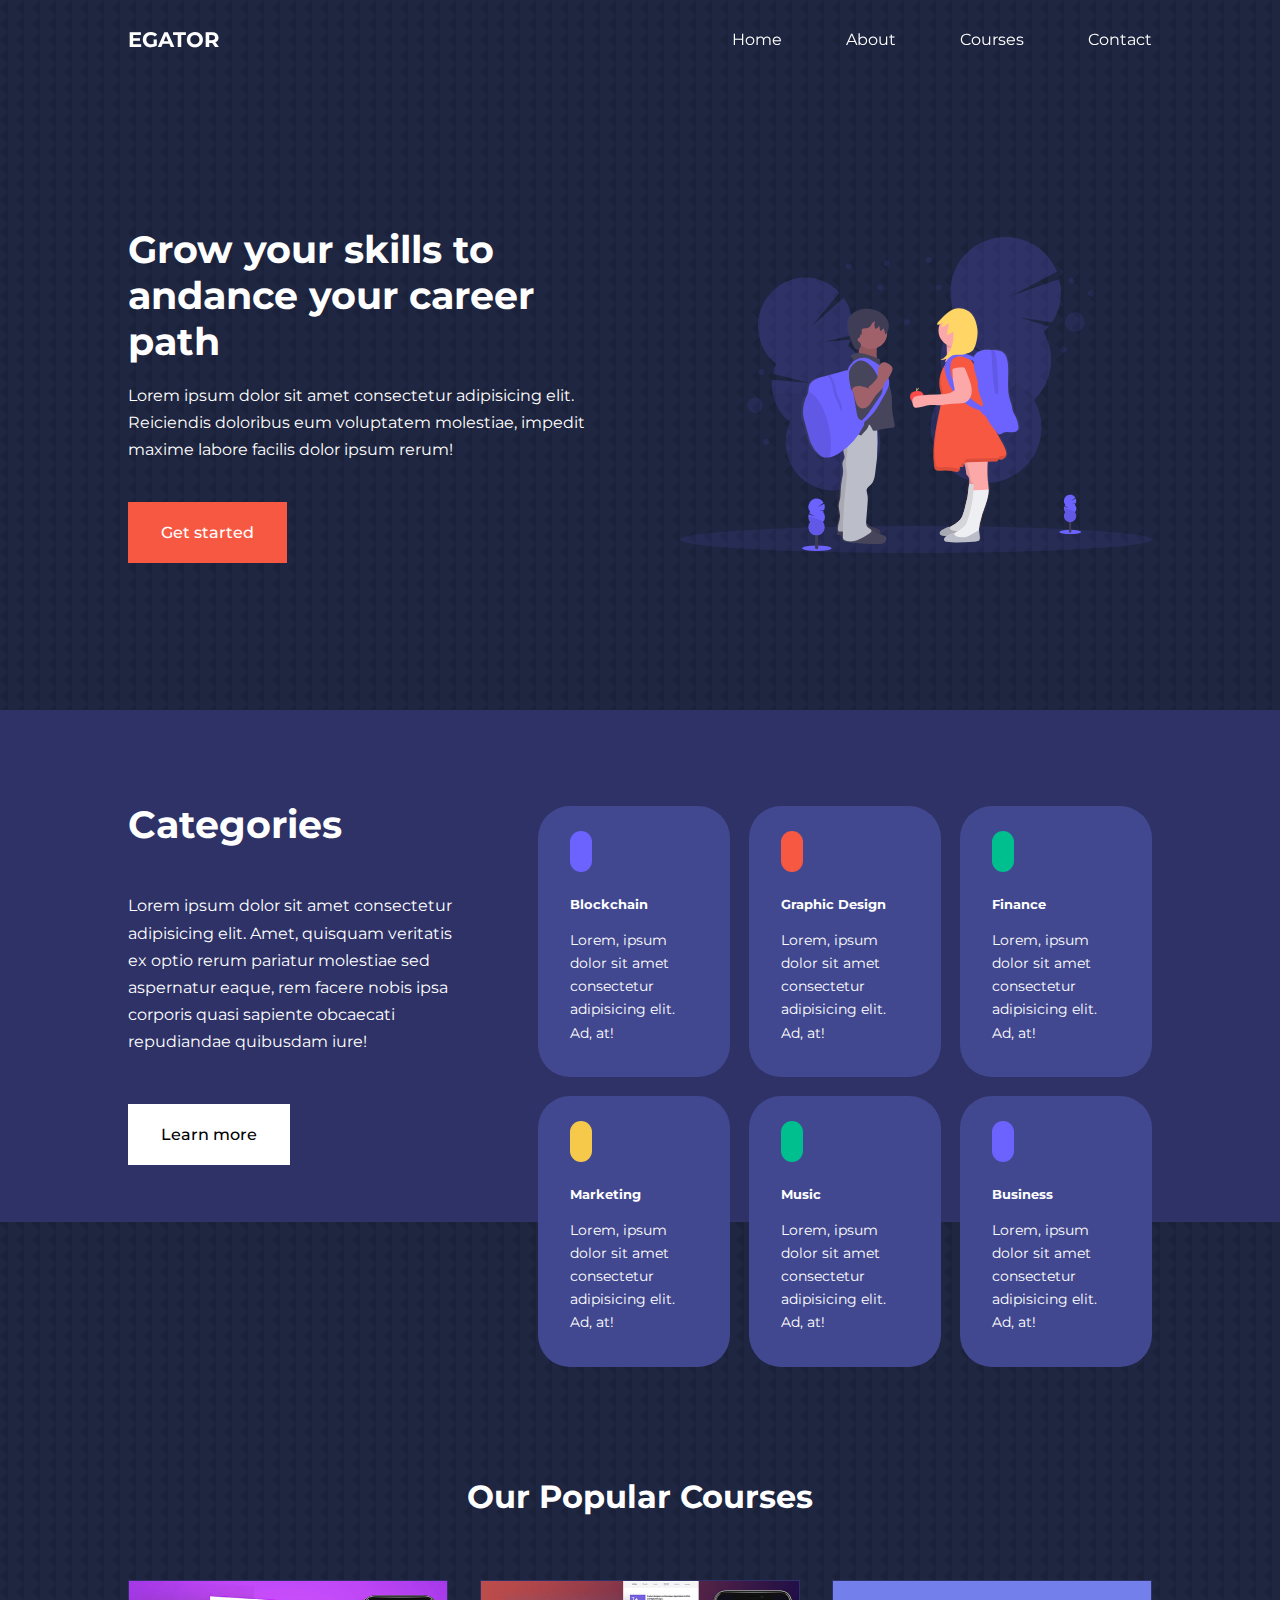
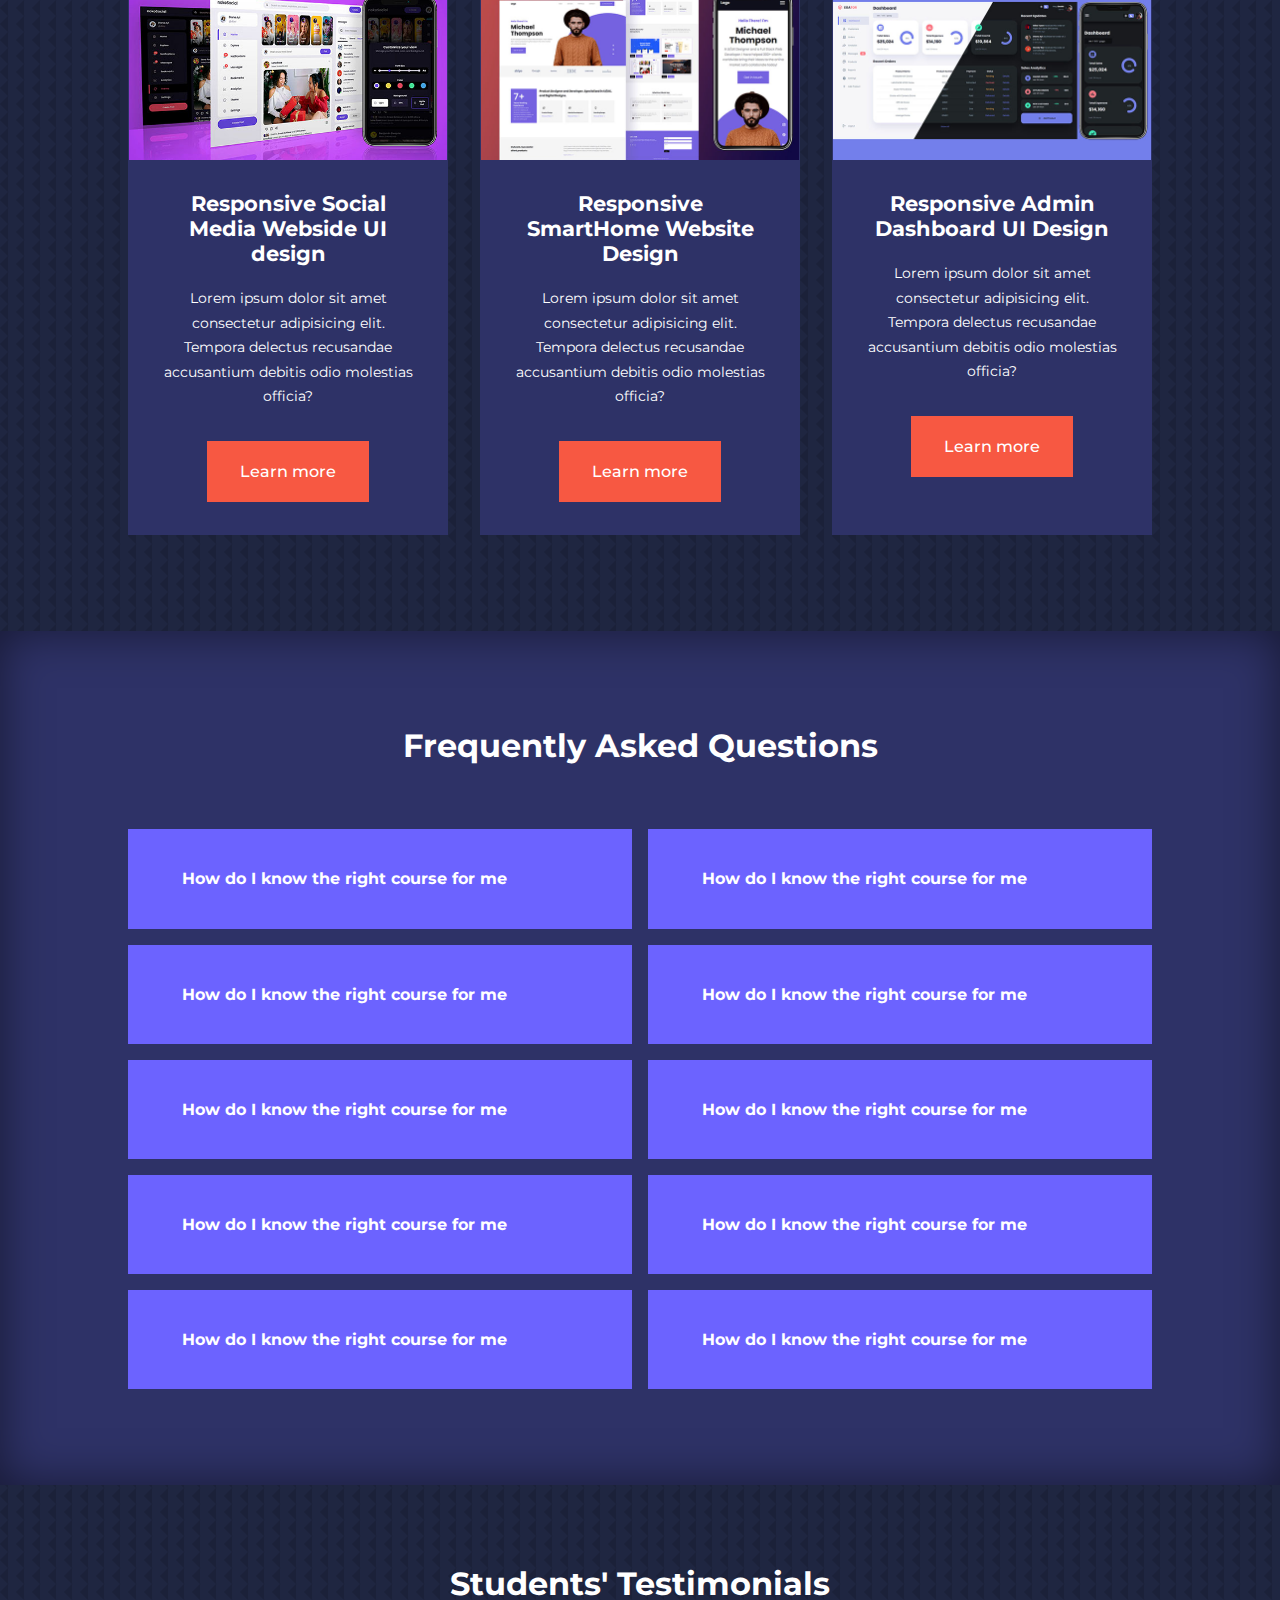
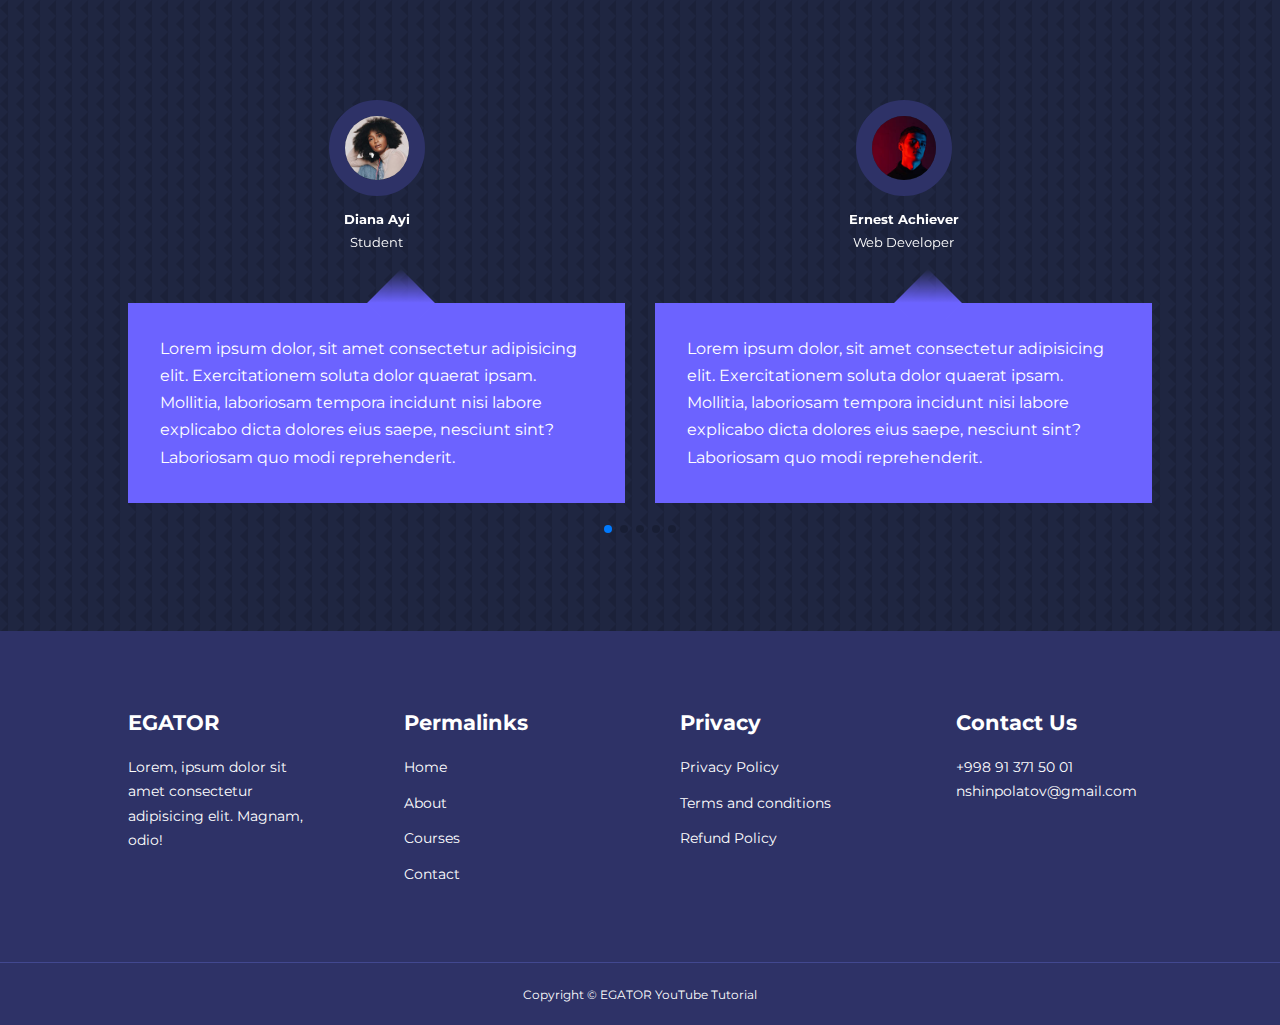
<file: index.html>
<!-- 1:33:37 -->
<!-- https://youtu.be/--XrIa-iey0?t=5619 -->

<!-- 
    1. Navbar is transparent if you scroll, even if it is in the middle of the page (not very top)
    2. 
 -->

<!DOCTYPE html>
<html lang="en">
<head>
    <meta charset="UTF-8">
    <meta http-equiv="X-UA-Compatible" content="IE=edge">
    <meta name="viewport" content="width=device-width, initial-scale=1.0">
    <title>School website</title>

    <link rel="stylesheet" href="css/style.css">
    
    <!-- icons  -->
    <link rel="stylesheet" href="https://unicons.iconscout.com/release/v4.0.0/css/line.css">

    <!-- Google fonts -->
    <link rel="preconnect" href="https://fonts.googleapis.com">
    <link rel="preconnect" href="https://fonts.gstatic.com" crossorigin>
    <link href="https://fonts.googleapis.com/css2?family=Montserrat:wght@300;400;500;600;700;800;900&display=swap" rel="stylesheet">

    <!-- Swiper JS -->
    <link rel="stylesheet" href="https://cdn.jsdelivr.net/npm/swiper@8/swiper-bundle.min.css"
    />
</head>
<body>


    <!-- navbar -->
    <nav>
        <div class="container nav__container">
            <a href="index.html"><h4>EGATOR</h4></a>
            <ul class="nav__menu">
                <li><a href="index.html">Home</a></li>
                <li><a href="about.html">About</a></li>
                <li><a href="courses.html">Courses</a></li>
                <li><a href="contact.html">Contact</a></li>
            </ul>
            <button id="open-menu-btn"><i class="uil uil-bars"></i></button>
            <button id="close-menu-btn"><i class="uil uil-multiply"></i></button>
        </div>
    </nav>



    <!-- ============== header ============== -->
    <header>
        <div class="container header__container">
            <div class="header__left">
                <h1>Grow your skills to andance your career path</h1>
                <p>
                    Lorem ipsum dolor sit amet consectetur adipisicing elit. Reiciendis doloribus eum voluptatem molestiae, impedit maxime labore facilis dolor ipsum rerum!
                </p>
                <a href="courses.html" class="btn btn-primary">Get started</a>
            </div>
            <div class="header__right">
                <div class="header__right-image">
                    <img src="images/header.svg" alt="">
                </div>
            </div>
        </div>
    </header>


    
    <!-- ============== header ============== -->
    <section class="categories">
        <div class="container categories__container">
            <div class="categories__left">
                <h1>Categories</h1>
                <p>Lorem ipsum dolor sit amet consectetur adipisicing elit. Amet, quisquam veritatis ex optio rerum pariatur molestiae sed aspernatur eaque, rem facere nobis ipsa corporis quasi sapiente obcaecati repudiandae quibusdam iure!</p>
                <a href="#" class="btn">Learn more</a>
            </div>

            <div class="categories__right">

                <article class="category">
                    <span class="category__icon">
                        <i class="uil uil-bitcoin-circle"></i>
                    </span>
                    <h5>Blockchain</h5>
                    <p>Lorem, ipsum dolor sit amet consectetur adipisicing elit. Ad, at!</p>
                </article>
 

                <article class="category">
                    <span class="category__icon">
                        <i class="uil uil-palette"></i>
                    </span>
                    <h5>Graphic Design</h5>
                    <p>Lorem, ipsum dolor sit amet consectetur adipisicing elit. Ad, at!</p>
                </article>
 

                <article class="category">
                    <span class="category__icon">
                        <i class="uil uil-usd-circle"></i>
                    </span>
                    <h5>Finance</h5>
                    <p>Lorem, ipsum dolor sit amet consectetur adipisicing elit. Ad, at!</p>
                </article>
 

                <article class="category">
                    <span class="category__icon">
                        <i class="uil uil-megaphone"></i>
                    </span>
                    <h5>Marketing</h5>
                    <p>Lorem, ipsum dolor sit amet consectetur adipisicing elit. Ad, at!</p>
                </article>
 

                <article class="category">
                    <span class="category__icon">
                        <i class="uil uil-music"></i>
                    </span>
                    <h5>Music</h5>
                    <p>Lorem, ipsum dolor sit amet consectetur adipisicing elit. Ad, at!</p>
                </article>
 

                <article class="category">
                    <span class="category__icon">
                        <i class="uil uil-puzzle-piece"></i>
                    </span>
                    <h5>Business</h5>
                    <p>Lorem, ipsum dolor sit amet consectetur adipisicing elit. Ad, at!</p>
                </article>
 
            </div>
        </div>
    </section>



    <!-- ============== courses ============== -->
    <section class="courses">
        <h2>Our Popular Courses</h2>
        <div class="container courses__container">


            <article class="course">
                <div class="course__image">
                    <img src="./images/course1.jpg" alt="">
                </div>
                <div class="course__info">
                    <h4>Responsive Social Media Webside UI design</h4>
                    <p>
                        Lorem ipsum dolor sit amet consectetur adipisicing elit. Tempora delectus recusandae accusantium debitis odio molestias officia?
                    </p>
                    <a href="course.html" class="btn btn-primary">Learn more</a>
                </div>
            </article>


            <article class="course">
                <div class="course__image">
                    <img src="./images/course2.jpg" alt="">
                </div>
                <div class="course__info">
                    <h4>Responsive SmartHome Website Design</h4>
                    <p>
                        Lorem ipsum dolor sit amet consectetur adipisicing elit. Tempora delectus recusandae accusantium debitis odio molestias officia?
                    </p>
                    <a href="course.html" class="btn btn-primary">Learn more</a>
                </div>
            </article>


            <article class="course">
                <div class="course__image">
                    <img src="./images/course3.jpg" alt="">
                </div>
                <div class="course__info">
                    <h4>Responsive Admin Dashboard UI Design</h4>
                    <p>
                        Lorem ipsum dolor sit amet consectetur adipisicing elit. Tempora delectus recusandae accusantium debitis odio molestias officia?
                    </p>
                    <a href="course.html" class="btn btn-primary">Learn more</a>
                </div>
            </article>


        </div>
    </section>



    <!-- ============== Frequently Asked Questions ============== -->
    
    <section class="faqs">
        <h2>Frequently Asked Questions</h2>
        <div class="container faqs__container">
            
            <article class="faq">
                <div class="faq__icon">
                    <i class="uil uil-plus"></i>
                </div>
                <div class="question__answer">
                    <h4>How do I know the right course for me</h4>
                    <p>
                        Lorem ipsum dolor, sit amet consectetur adipisicing elit. Nostrum iure doloremque soluta ad eos, natus iusto quod enim. Sapiente voluptatibus corporis distinctio atque illum asperiores labore, autem nulla illo possimus.
                    </p>
                </div>
            </article>
            
            <article class="faq">
                <div class="faq__icon">
                    <i class="uil uil-plus"></i>
                </div>
                <div class="question__answer">
                    <h4>How do I know the right course for me</h4>
                    <p>
                        Lorem ipsum dolor, sit amet consectetur adipisicing elit. Nostrum iure doloremque soluta ad eos, natus iusto quod enim. Sapiente voluptatibus corporis distinctio atque illum asperiores labore, autem nulla illo possimus.
                    </p>
                </div>
            </article>

            <article class="faq">
                <div class="faq__icon">
                    <i class="uil uil-plus"></i>
                </div>
                <div class="question__answer">
                    <h4>How do I know the right course for me</h4>
                    <p>
                        Lorem ipsum dolor, sit amet consectetur adipisicing elit. Nostrum iure doloremque soluta ad eos, natus iusto quod enim. Sapiente voluptatibus corporis distinctio atque illum asperiores labore, autem nulla illo possimus.
                    </p>
                </div>
            </article>

            <article class="faq">
                <div class="faq__icon">
                    <i class="uil uil-plus"></i>
                </div>
                <div class="question__answer">
                    <h4>How do I know the right course for me</h4>
                    <p>
                        Lorem ipsum dolor, sit amet consectetur adipisicing elit. Nostrum iure doloremque soluta ad eos, natus iusto quod enim. Sapiente voluptatibus corporis distinctio atque illum asperiores labore, autem nulla illo possimus.
                    </p>
                </div>
            </article>

            <article class="faq">
                <div class="faq__icon">
                    <i class="uil uil-plus"></i>
                </div>
                <div class="question__answer">
                    <h4>How do I know the right course for me</h4>
                    <p>
                        Lorem ipsum dolor, sit amet consectetur adipisicing elit. Nostrum iure doloremque soluta ad eos, natus iusto quod enim. Sapiente voluptatibus corporis distinctio atque illum asperiores labore, autem nulla illo possimus.
                    </p>
                </div>
            </article>

            <article class="faq">
                <div class="faq__icon">
                    <i class="uil uil-plus"></i>
                </div>
                <div class="question__answer">
                    <h4>How do I know the right course for me</h4>
                    <p>
                        Lorem ipsum dolor, sit amet consectetur adipisicing elit. Nostrum iure doloremque soluta ad eos, natus iusto quod enim. Sapiente voluptatibus corporis distinctio atque illum asperiores labore, autem nulla illo possimus.
                    </p>
                </div>
            </article>

            <article class="faq">
                <div class="faq__icon">
                    <i class="uil uil-plus"></i>
                </div>
                <div class="question__answer">
                    <h4>How do I know the right course for me</h4>
                    <p>
                        Lorem ipsum dolor, sit amet consectetur adipisicing elit. Nostrum iure doloremque soluta ad eos, natus iusto quod enim. Sapiente voluptatibus corporis distinctio atque illum asperiores labore, autem nulla illo possimus.
                    </p>
                </div>
            </article>

            <article class="faq">
                <div class="faq__icon">
                    <i class="uil uil-plus"></i>
                </div>
                <div class="question__answer">
                    <h4>How do I know the right course for me</h4>
                    <p>
                        Lorem ipsum dolor, sit amet consectetur adipisicing elit. Nostrum iure doloremque soluta ad eos, natus iusto quod enim. Sapiente voluptatibus corporis distinctio atque illum asperiores labore, autem nulla illo possimus.
                    </p>
                </div>
            </article>

            <article class="faq">
                <div class="faq__icon">
                    <i class="uil uil-plus"></i>
                </div>
                <div class="question__answer">
                    <h4>How do I know the right course for me</h4>
                    <p>
                        Lorem ipsum dolor, sit amet consectetur adipisicing elit. Nostrum iure doloremque soluta ad eos, natus iusto quod enim. Sapiente voluptatibus corporis distinctio atque illum asperiores labore, autem nulla illo possimus.
                    </p>
                </div>
            </article>

            <article class="faq">
                <div class="faq__icon">
                    <i class="uil uil-plus"></i>
                </div>
                <div class="question__answer">
                    <h4>How do I know the right course for me</h4>
                    <p>
                        Lorem ipsum dolor, sit amet consectetur adipisicing elit. Nostrum iure doloremque soluta ad eos, natus iusto quod enim. Sapiente voluptatibus corporis distinctio atque illum asperiores labore, autem nulla illo possimus.
                    </p>
                </div>
            </article>

        </div>
    </section>



    <!-- ============== Testimonials ============== -->
    <section class="container testimonials__container swiper mySwiper">
        <h2>Students' Testimonials</h2>
        <div class="swiper-wrapper">

            <article class="testimonial swiper-slide">
                <div class="avatar">
                    <img src="./images/avatar1.jpg" alt="">
                </div>
                <div class="testimonial__info">
                    <h5>Diana Ayi</h5>
                    <small>Student</small>
                </div>
                <div class="testimonial__body">
                    <p>
                        Lorem ipsum dolor, sit amet consectetur adipisicing elit. Exercitationem soluta dolor quaerat ipsam. Mollitia, laboriosam tempora incidunt nisi labore explicabo dicta dolores eius saepe, nesciunt sint? Laboriosam quo modi reprehenderit.
                    </p>
                </div>
            </article>
            

            <article class="testimonial swiper-slide">
                <div class="avatar">
                    <img src="./images/avatar2.jpg" alt="">
                </div>
                <div class="testimonial__info">
                    <h5>Ernest Achiever</h5>
                    <small>Web Developer</small>
                </div>
                <div class="testimonial__body">
                    <p>
                        Lorem ipsum dolor, sit amet consectetur adipisicing elit. Exercitationem soluta dolor quaerat ipsam. Mollitia, laboriosam tempora incidunt nisi labore explicabo dicta dolores eius saepe, nesciunt sint? Laboriosam quo modi reprehenderit.
                    </p>
                </div>
            </article>

            <article class="testimonial swiper-slide">
                <div class="avatar">
                    <img src="./images/avatar3.jpg" alt="">
                </div>
                <div class="testimonial__info">
                    <h5>Edem Quist</h5>
                    <small>Student</small>
                </div>
                <div class="testimonial__body">
                    <p>
                        Lorem ipsum dolor, sit amet consectetur adipisicing elit. Exercitationem soluta dolor quaerat ipsam. Mollitia, laboriosam tempora incidunt nisi labore explicabo dicta dolores eius saepe, nesciunt sint? Laboriosam quo modi reprehenderit.
                    </p>
                </div>
            </article>

            <article class="testimonial swiper-slide">
                <div class="avatar">
                    <img src="./images/avatar4.jpg" alt="">
                </div>
                <div class="testimonial__info">
                    <h5>Hajia Bintu</h5>
                    <small>Student</small>
                </div>
                <div class="testimonial__body">
                    <p>
                        Lorem ipsum dolor, sit amet consectetur adipisicing elit. Exercitationem soluta dolor quaerat ipsam. Mollitia, laboriosam tempora incidunt nisi labore explicabo dicta dolores eius saepe, nesciunt sint? Laboriosam quo modi reprehenderit.
                    </p>
                </div>
            </article>

            <article class="testimonial swiper-slide">
                <div class="avatar">
                    <img src="./images/avatar5.jpg" alt="">
                </div>
                <div class="testimonial__info">
                    <h5>Palenshiev Tolenshi</h5>
                    <small>Designer</small>
                </div>
                <div class="testimonial__body">
                    <p>
                        Lorem ipsum dolor, sit amet consectetur adipisicing elit. Exercitationem soluta dolor quaerat ipsam. Mollitia, laboriosam tempora incidunt nisi labore explicabo dicta dolores eius saepe, nesciunt sint? Laboriosam quo modi reprehenderit.
                    </p>
                </div>
            </article>

            <article class="testimonial swiper-slide">
                <div class="avatar">
                    <img src="./images/avatar1.jpg" alt="">
                </div>
                <div class="testimonial__info">
                    <h5>Diana Ayi</h5>
                    <small>Student</small>
                </div>
                <div class="testimonial__body">
                    <p>
                        Lorem ipsum dolor, sit amet consectetur adipisicing elit. Exercitationem soluta dolor quaerat ipsam. Mollitia, laboriosam tempora incidunt nisi labore explicabo dicta dolores eius saepe, nesciunt sint? Laboriosam quo modi reprehenderit.
                    </p>
                </div>
            </article>
        </div>
        <div class="swiper-pagination"></div>

    </section>


    <!-- ============== Footer ============== -->
    <footer>
        <div class="container footer__container">
            
            <div class="footer__1">
                <a href="index.html" class="footer__logo"><h4>EGATOR</h4></a>
                <p>
                    Lorem, ipsum dolor sit amet consectetur adipisicing elit. Magnam, odio!
                </p>
            </div>

            <div class="footer__2">
                <h4>Permalinks</h4>
                <ul class="permalinks">
                    <li><a href="index.html">Home</a></li>
                    <li><a href="about.html">About</a></li>
                    <li><a href="courses.html">Courses</a></li>
                    <li><a href="contact.html">Contact</a></li>
                </ul>
            </div>

            <div class="footer__3">
                <h4>Privacy</h4>
                <ul class="privacy">
                    <li><a href="#">Privacy Policy</a></li>
                    <li><a href="#">Terms and conditions</a></li>
                    <li><a href="#">Refund Policy</a></li>
                </ul>
            </div>

            <div class="footer__4">
                <h4>Contact Us</h4>
                <div>
                    <p>+998 91 371 50 01</p>
                    <p>nshinpolatov@gmail.com</p>
                </div>

                <ul class="footer__socials">
                    <li><a href="#"><i class="uil uil-facebook-f"></i></a></li>
                    <li><a href="#"><i class="uil uil-instagram"></i></a></li>
                    <li><a href="#"><i class="uil uil-twitter"></i></a></li>
                    <li><a href="#"><i class="uil uil-linkedin-alt"></i></a></li>
                </ul>
            </div>
        </div>
        <div class="footer__copyright">
            <small>Copyright &copy; EGATOR YouTube Tutorial</small>
        </div>
    </footer>


    <script src="https://cdn.jsdelivr.net/npm/swiper@9/swiper-bundle.min.js"></script>
    <script>
        var swiper = new Swiper(".mySwiper", {
          slidesPerView: 1,
          spaceBetween: 30,
          pagination: {
            el: ".swiper-pagination",
            clickable: true,
          },

          // when window is >= 600px
          breakpoints: {
            600: {
                slidesPerView: 2
            }
          }
        });

    </script>
    <script src="https://cdn.jsdelivr.net/npm/swiper@8/swiper-bundle.min.js"></script>
    <script src="./main.js"></script>
</body>
</html>
</file>
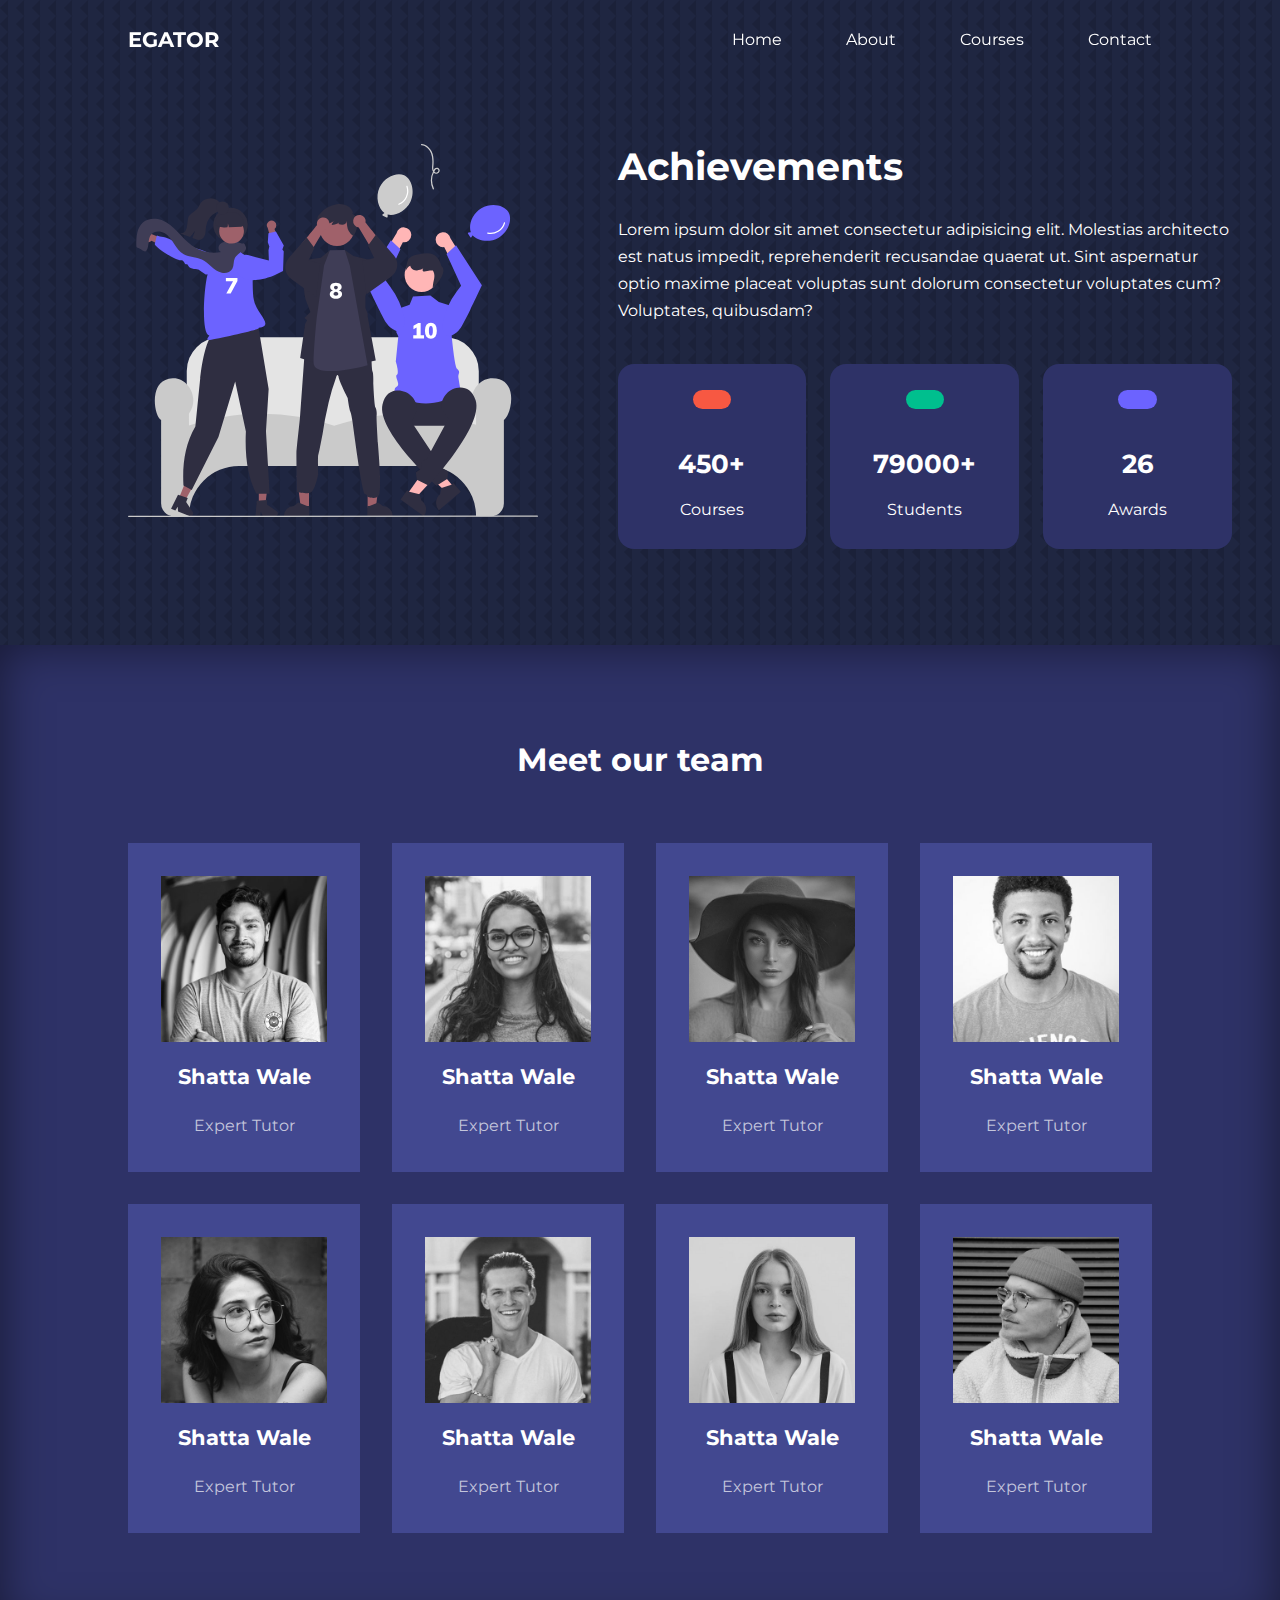
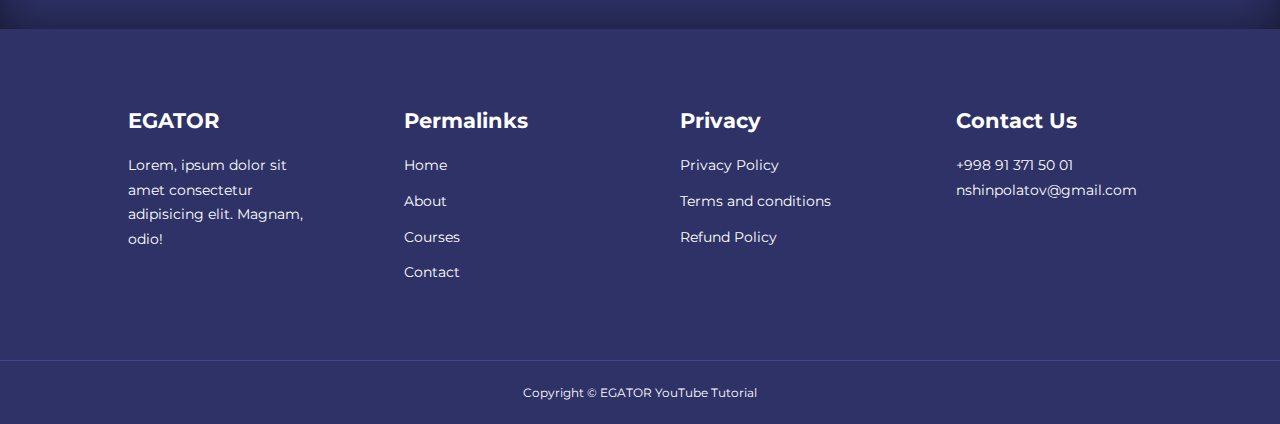
<file: about.html>
<!-- 1:33:37 -->
<!-- https://youtu.be/--XrIa-iey0?t=5619 -->

<!DOCTYPE html>
<html lang="en">
<head>
    <meta charset="UTF-8">
    <meta http-equiv="X-UA-Compatible" content="IE=edge">
    <meta name="viewport" content="width=device-width, initial-scale=1.0">
    <title>School website</title>

    <link rel="stylesheet" href="css/style.css">
    <link rel="stylesheet" href="css/about.css">
    
    <!-- icons  -->
    <link rel="stylesheet" href="https://unicons.iconscout.com/release/v4.0.0/css/line.css">

    <!-- Google fonts -->
    <link rel="preconnect" href="https://fonts.googleapis.com">
    <link rel="preconnect" href="https://fonts.gstatic.com" crossorigin>
    <link href="https://fonts.googleapis.com/css2?family=Montserrat:wght@300;400;500;600;700;800;900&display=swap" rel="stylesheet">

</head>
<body>


    <!-- ============== navbar ============== -->
    <nav>
        <div class="container nav__container">
            <a href="index.html"><h4>EGATOR</h4></a>
            <ul class="nav__menu">
                <li><a href="index.html">Home</a></li>
                <li><a href="about.html">About</a></li>
                <li><a href="courses.html">Courses</a></li>
                <li><a href="contact.html">Contact</a></li>
            </ul>
            <button id="open-menu-btn"><i class="uil uil-bars"></i></button>
            <button id="close-menu-btn"><i class="uil uil-multiply"></i></button>
        </div>
    </nav>


    <!-- ============== Achievements ============== -->
    <section class="about__achievements">
        <div class="container about__achievements-container">
            <div class="about__achievements-left">
                <img src="./images/about achievements.svg">
            </div>
            <div class="about__achievements-right">
                <h1>Achievements</h1>
                <p>
                    Lorem ipsum dolor sit amet consectetur adipisicing elit. Molestias architecto est natus impedit, reprehenderit recusandae quaerat ut. Sint aspernatur optio maxime placeat voluptas sunt dolorum consectetur voluptates cum? Voluptates, quibusdam?
                </p>
                <div class="achievements__cards">
                    
                    <articla class="achievement__card">
                        <span class="achievement__icon">
                            <i class="uil uil-video"></i>
                        </span>
                        <h3>450+</h3>
                        <p>Courses</p>
                    </articla>

                    <articla class="achievement__card">
                        <span class="achievement__icon">
                            <i class="uil uil-users-alt"></i>
                        </span>
                        <h3>79000+</h3>
                        <p>Students</p>
                    </articla>

                    <articla class="achievement__card">
                        <span class="achievement__icon">
                            <i class="uil uil-trophy"></i>
                        </span>
                        <h3>26</h3>
                        <p>Awards</p>
                    </articla>

                </div>
            </div>
        </div>
    </section>


    <!-- ============== Achievements ============== -->
    <section class="team">
        <h2>Meet our team</h2>
        <div class="container team__container">

            <article class="team__member">
                <div class="team__member-image">
                    <img src="./images/tm1.jpg" alt="">
                </div>
                <div class="team__member-info">
                    <h4>Shatta Wale</h4>
                    <p>Expert Tutor</p>
                </div>
                <div class="team__member-socials">
                    <a target="_blank" href="https://instagram.com">
                        <i class="uil uil-instagram"></i>
                    </a>
                    <a target="_blank" href="https://twitter.com">
                        <i class="uil uil-twitter-alt"></i>
                    </a>
                    <a target="_blank" href="https://linkedin.com">
                        <i class="uil uil-linkedin-alt"></i>
                    </a>
                </div>
            </article>
            

            <article class="team__member">
                <div class="team__member-image">
                    <img src="./images/tm2.jpg" alt="">
                </div>
                <div class="team__member-info">
                    <h4>Shatta Wale</h4>
                    <p>Expert Tutor</p>
                </div>
                <div class="team__member-socials">
                    <a target="_blank" href="https://instagram.com">
                        <i class="uil uil-instagram"></i>
                    </a>
                    <a target="_blank" href="https://twitter.com">
                        <i class="uil uil-twitter-alt"></i>
                    </a>
                    <a target="_blank" href="https://linkedin.com">
                        <i class="uil uil-linkedin-alt"></i>
                    </a>
                </div>
            </article>

            <article class="team__member">
                <div class="team__member-image">
                    <img src="./images/tm3.jpg" alt="">
                </div>
                <div class="team__member-info">
                    <h4>Shatta Wale</h4>
                    <p>Expert Tutor</p>
                </div>
                <div class="team__member-socials">
                    <a target="_blank" href="https://instagram.com">
                        <i class="uil uil-instagram"></i>
                    </a>
                    <a target="_blank" href="https://twitter.com">
                        <i class="uil uil-twitter-alt"></i>
                    </a>
                    <a target="_blank" href="https://linkedin.com">
                        <i class="uil uil-linkedin-alt"></i>
                    </a>
                </div>
            </article>

            <article class="team__member">
                <div class="team__member-image">
                    <img src="./images/tm4.jpg" alt="">
                </div>
                <div class="team__member-info">
                    <h4>Shatta Wale</h4>
                    <p>Expert Tutor</p>
                </div>
                <div class="team__member-socials">
                    <a target="_blank" href="https://instagram.com">
                        <i class="uil uil-instagram"></i>
                    </a>
                    <a target="_blank" href="https://twitter.com">
                        <i class="uil uil-twitter-alt"></i>
                    </a>
                    <a target="_blank" href="https://linkedin.com">
                        <i class="uil uil-linkedin-alt"></i>
                    </a>
                </div>
            </article>

            <article class="team__member">
                <div class="team__member-image">
                    <img src="./images/tm5.jpg" alt="">
                </div>
                <div class="team__member-info">
                    <h4>Shatta Wale</h4>
                    <p>Expert Tutor</p>
                </div>
                <div class="team__member-socials">
                    <a target="_blank" href="https://instagram.com">
                        <i class="uil uil-instagram"></i>
                    </a>
                    <a target="_blank" href="https://twitter.com">
                        <i class="uil uil-twitter-alt"></i>
                    </a>
                    <a target="_blank" href="https://linkedin.com">
                        <i class="uil uil-linkedin-alt"></i>
                    </a>
                </div>
            </article>

            <article class="team__member">
                <div class="team__member-image">
                    <img src="./images/tm6.jpg" alt="">
                </div>
                <div class="team__member-info">
                    <h4>Shatta Wale</h4>
                    <p>Expert Tutor</p>
                </div>
                <div class="team__member-socials">
                    <a target="_blank" href="https://instagram.com">
                        <i class="uil uil-instagram"></i>
                    </a>
                    <a target="_blank" href="https://twitter.com">
                        <i class="uil uil-twitter-alt"></i>
                    </a>
                    <a target="_blank" href="https://linkedin.com">
                        <i class="uil uil-linkedin-alt"></i>
                    </a>
                </div>
            </article>

            <article class="team__member">
                <div class="team__member-image">
                    <img src="./images/tm7.jpg" alt="">
                </div>
                <div class="team__member-info">
                    <h4>Shatta Wale</h4>
                    <p>Expert Tutor</p>
                </div>
                <div class="team__member-socials">
                    <a target="_blank" href="https://instagram.com">
                        <i class="uil uil-instagram"></i>
                    </a>
                    <a target="_blank" href="https://twitter.com">
                        <i class="uil uil-twitter-alt"></i>
                    </a>
                    <a target="_blank" href="https://linkedin.com">
                        <i class="uil uil-linkedin-alt"></i>
                    </a>
                </div>
            </article>

            <article class="team__member">
                <div class="team__member-image">
                    <img src="./images/tm8.jpg" alt="">
                </div>
                <div class="team__member-info">
                    <h4>Shatta Wale</h4>
                    <p>Expert Tutor</p>
                </div>
                <div class="team__member-socials">
                    <a target="_blank" href="https://instagram.com">
                        <i class="uil uil-instagram"></i>
                    </a>
                    <a target="_blank" href="https://twitter.com">
                        <i class="uil uil-twitter-alt"></i>
                    </a>
                    <a target="_blank" href="https://linkedin.com">
                        <i class="uil uil-linkedin-alt"></i>
                    </a>
                </div>
            </article>

        </div>
    </section>




    <!-- ============== Footer ============== -->
    <footer>
        <div class="container footer__container">
            
            <div class="footer__1">
                <a href="index.html" class="footer__logo"><h4>EGATOR</h4></a>
                <p>
                    Lorem, ipsum dolor sit amet consectetur adipisicing elit. Magnam, odio!
                </p>
            </div>

            <div class="footer__2">
                <h4>Permalinks</h4>
                <ul class="permalinks">
                    <li><a href="index.html">Home</a></li>
                    <li><a href="about.html">About</a></li>
                    <li><a href="courses.html">Courses</a></li>
                    <li><a href="contact.html">Contact</a></li>
                </ul>
            </div>

            <div class="footer__3">
                <h4>Privacy</h4>
                <ul class="privacy">
                    <li><a href="#">Privacy Policy</a></li>
                    <li><a href="#">Terms and conditions</a></li>
                    <li><a href="#">Refund Policy</a></li>
                </ul>
            </div>

            <div class="footer__4">
                <h4>Contact Us</h4>
                <div>
                    <p>+998 91 371 50 01</p>
                    <p>nshinpolatov@gmail.com</p>
                </div>

                <ul class="footer__socials">
                    <li><a href="#"><i class="uil uil-facebook-f"></i></a></li>
                    <li><a href="#"><i class="uil uil-instagram"></i></a></li>
                    <li><a href="#"><i class="uil uil-twitter"></i></a></li>
                    <li><a href="#"><i class="uil uil-linkedin-alt"></i></a></li>
                </ul>
            </div>
        </div>
        <div class="footer__copyright">
            <small>Copyright &copy; EGATOR YouTube Tutorial</small>
        </div>
    </footer>



    <script src="./main.js"></script>
</body>
</html>
</file>
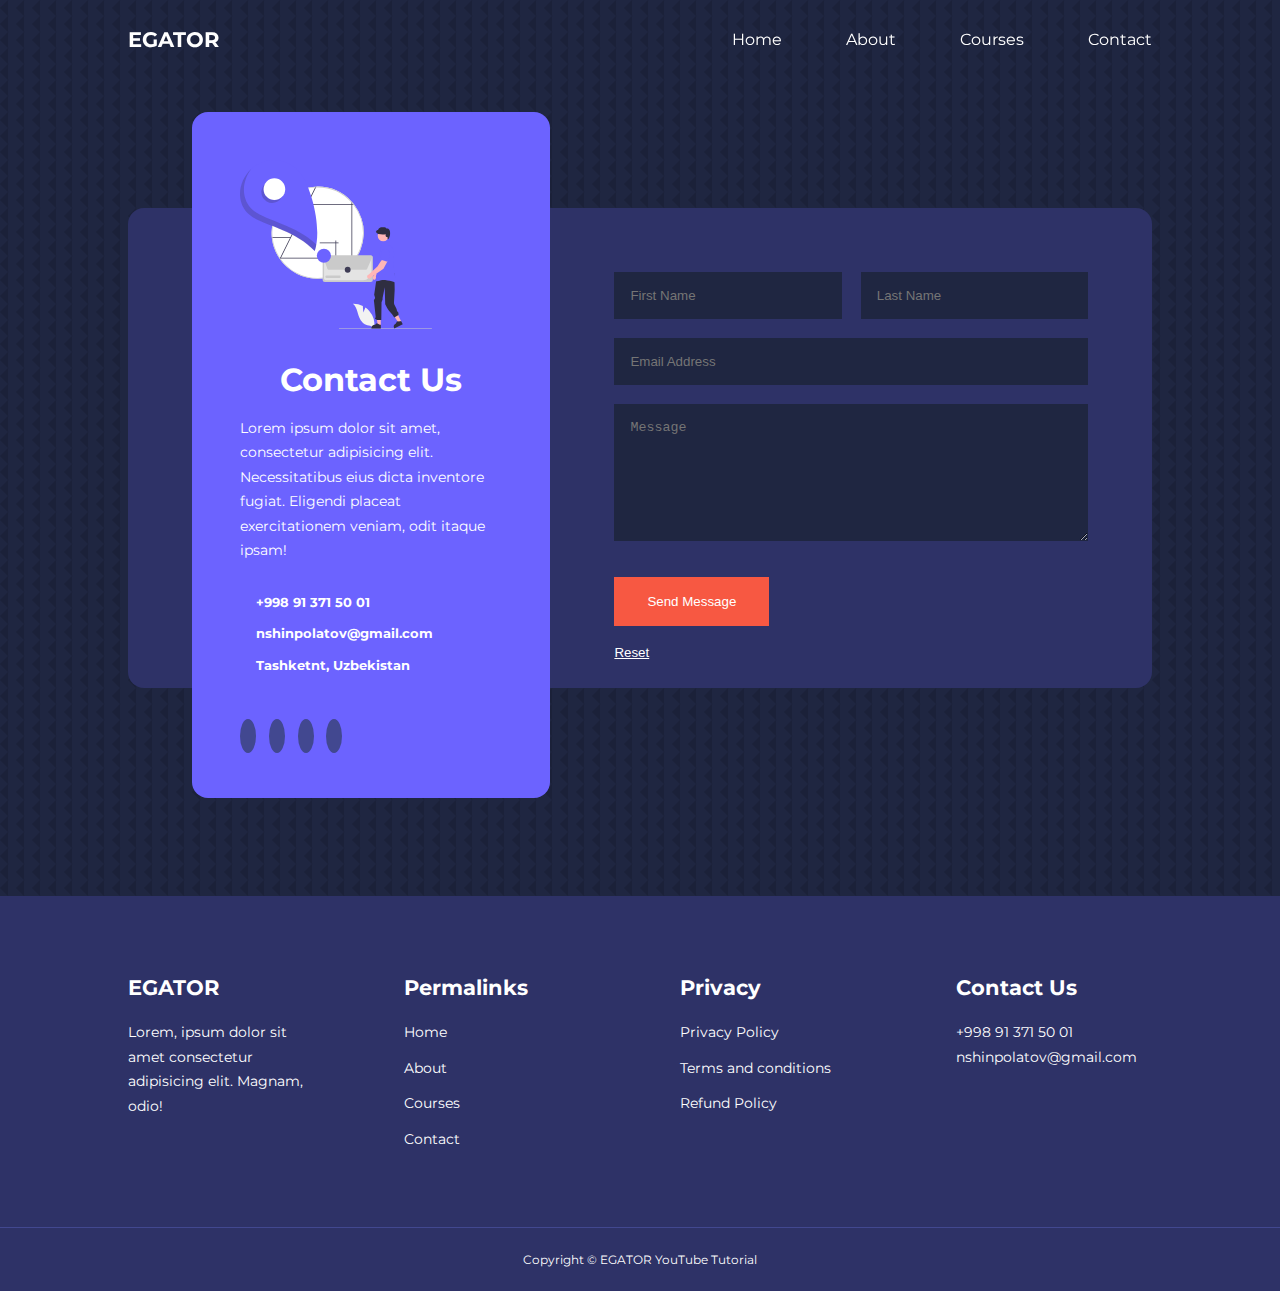
<file: contact.html>
<!DOCTYPE html>
<html lang="en">
<head>
    <meta charset="UTF-8">
    <meta http-equiv="X-UA-Compatible" content="IE=edge">
    <meta name="viewport" content="width=device-width, initial-scale=1.0">
    <title>School website</title>

    <link rel="stylesheet" href="css/style.css">
    <link rel="stylesheet" href="css/contact.css">
    
    <!-- icons  -->
    <link rel="stylesheet" href="https://unicons.iconscout.com/release/v4.0.0/css/line.css">

    <!-- Google fonts -->
    <link rel="preconnect" href="https://fonts.googleapis.com">
    <link rel="preconnect" href="https://fonts.gstatic.com" crossorigin>
    <link href="https://fonts.googleapis.com/css2?family=Montserrat:wght@300;400;500;600;700;800;900&display=swap" rel="stylesheet">

</head>
<body>

    <!-- ============== navbar ============== -->
    <nav>
        <div class="container nav__container">
            <a href="index.html"><h4>EGATOR</h4></a>
            <ul class="nav__menu">
                <li><a href="index.html">Home</a></li>
                <li><a href="about.html">About</a></li>
                <li><a href="courses.html">Courses</a></li>
                <li><a href="contact.html">Contact</a></li>
            </ul>
            <button id="open-menu-btn"><i class="uil uil-bars"></i></button>
            <button id="close-menu-btn"><i class="uil uil-multiply"></i></button>
        </div>
    </nav>

    <!-- ============== Contact ============== -->
    <section class="contact">
        <div class="container contact__container">
            <aside class="contact__aside">
                <div class="aside__image">
                    <img src="./images/contact.svg">
                </div>
                <h2>Contact Us</h2>
                <p>
                    Lorem ipsum dolor sit amet, consectetur adipisicing elit. Necessitatibus eius dicta inventore fugiat. Eligendi placeat exercitationem veniam, odit itaque ipsam!
                </p>
                <ul class="contact__details">
                    <li>
                        <i class="uil uil-phone-times"></i>
                        <h5>+998 91 371 50 01</h5>
                    </li>
                    <li>
                        <i class="uil uil-envelope"></i>
                        <h5>nshinpolatov@gmail.com</h5>
                    </li>
                    <li>
                        <i class="uil uil-location-point"></i>
                        <h5>Tashketnt, Uzbekistan</h5>
                    </li>
                </ul>
                <ul class="contact__socials">
                    <li><a href="#"><i class="uil uil-facebook-f"></i></a></li>
                    <li><a href="#"><i class="uil uil-instagram"></i></a></li>
                    <li><a href="#"><i class="uil uil-twitter-alt"></i></a></li>
                    <li><a href="#"><i class="uil uil-linkedin-alt"></i></a></li>
                </ul>
            </aside>

            <form action="https://formspree.io/f/mlekbgjp" method="POST" class="contact__form">
                <div class="form__name">
                    <input type="text" name="First Name" placeholder="First Name" required>
                    <input type="text" name="Last Name" placeholder="Last Name" required>
                </div>
                <input type="email" name="Email Address" placeholder="Email Address" required>
                <textarea name="message" id="" rows="7" placeholder="Message" required></textarea>
                <button type="submit" class="btn btn-primary">Send Message</button>
                <button type="reset" class="link__style">Reset</button>
            </form>

        </div>
    </section>


    <!-- ============== Footer ============== -->
    <footer>
        <div class="container footer__container">
            
            <div class="footer__1">
                <a href="index.html" class="footer__logo"><h4>EGATOR</h4></a>
                <p>
                    Lorem, ipsum dolor sit amet consectetur adipisicing elit. Magnam, odio!
                </p>
            </div>

            <div class="footer__2">
                <h4>Permalinks</h4>
                <ul class="permalinks">
                    <li><a href="index.html">Home</a></li>
                    <li><a href="about.html">About</a></li>
                    <li><a href="courses.html">Courses</a></li>
                    <li><a href="contact.html">Contact</a></li>
                </ul>
            </div>

            <div class="footer__3">
                <h4>Privacy</h4>
                <ul class="privacy">
                    <li><a href="#">Privacy Policy</a></li>
                    <li><a href="#">Terms and conditions</a></li>
                    <li><a href="#">Refund Policy</a></li>
                </ul>
            </div>

            <div class="footer__4">
                <h4>Contact Us</h4>
                <div>
                    <p>+998 91 371 50 01</p>
                    <p>nshinpolatov@gmail.com</p>
                </div>

                <ul class="footer__socials">
                    <li><a href="#"><i class="uil uil-facebook-f"></i></a></li>
                    <li><a href="#"><i class="uil uil-instagram"></i></a></li>
                    <li><a href="#"><i class="uil uil-twitter"></i></a></li>
                    <li><a href="#"><i class="uil uil-linkedin-alt"></i></a></li>
                </ul>
            </div>
        </div>
        <div class="footer__copyright">
            <small>Copyright &copy; EGATOR YouTube Tutorial</small>
        </div>
    </footer>



    <script src="./main.js"></script>
</body>
</html>
</file>
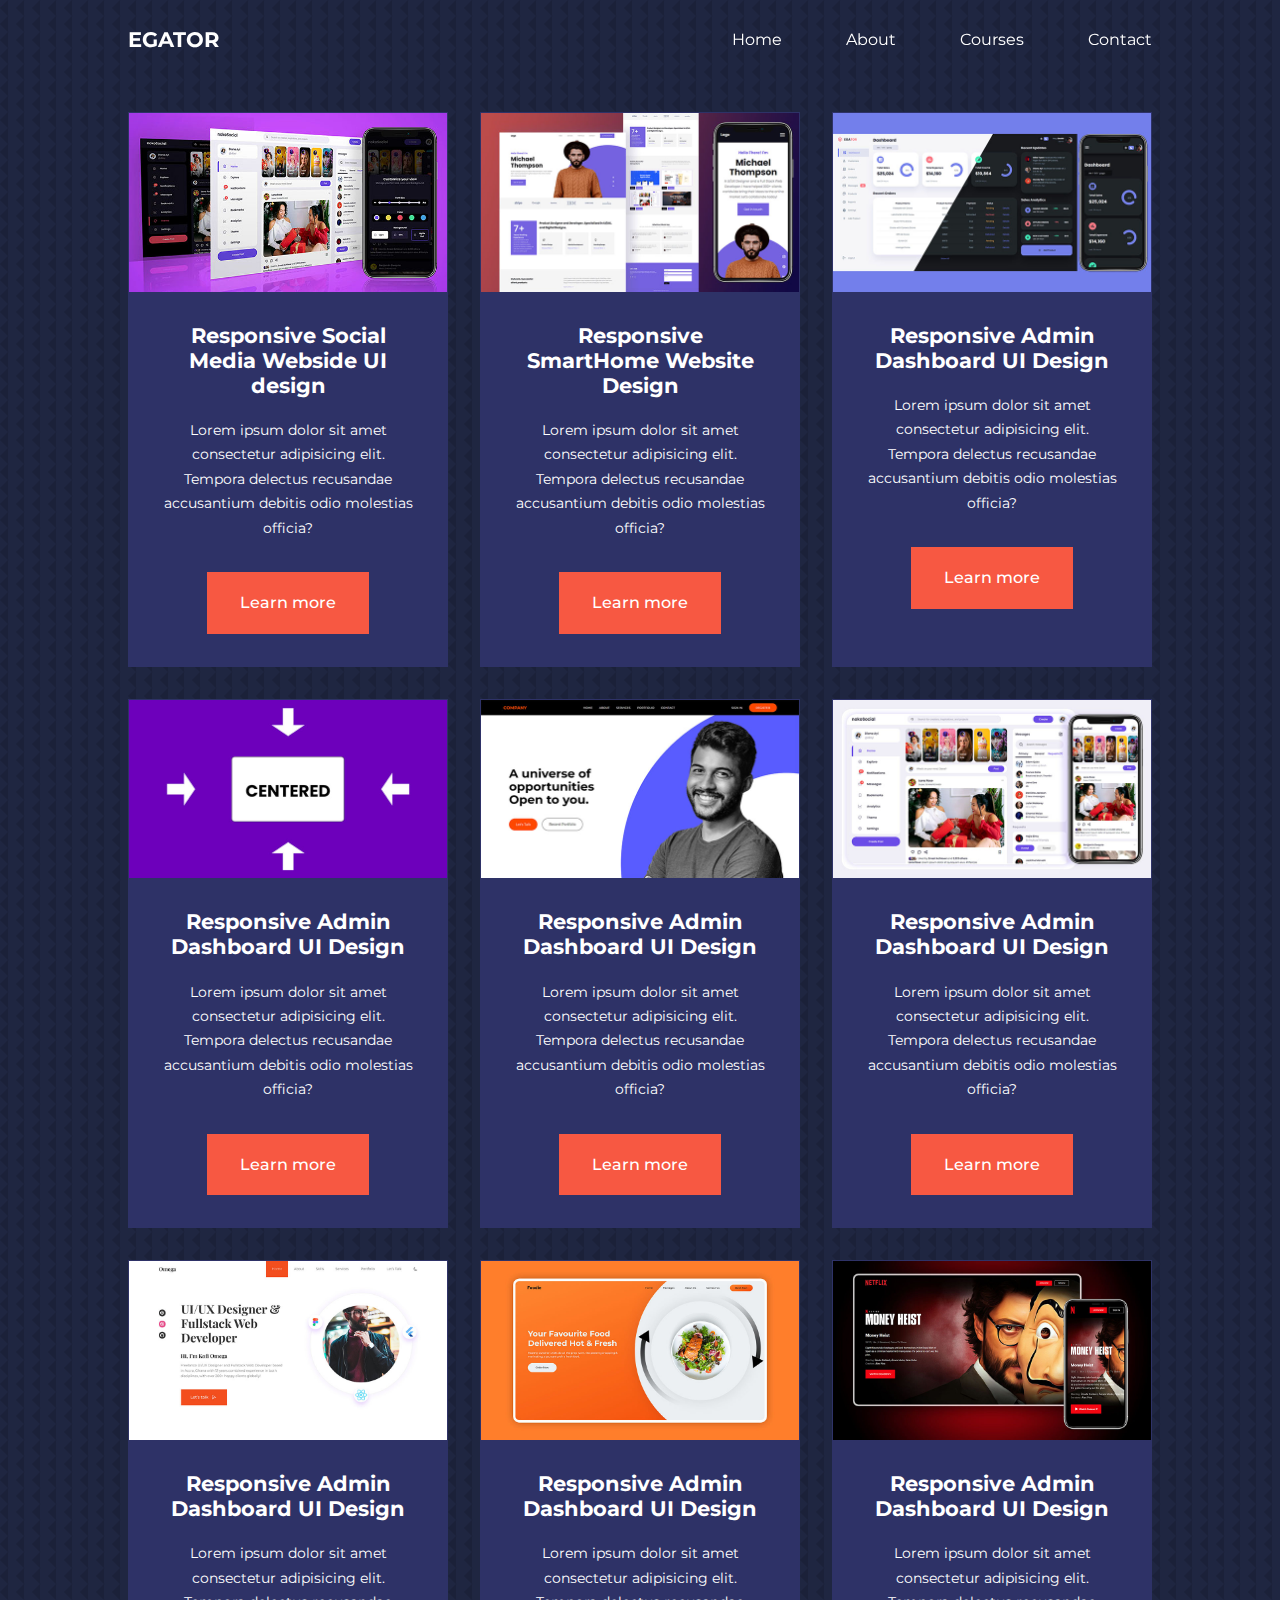
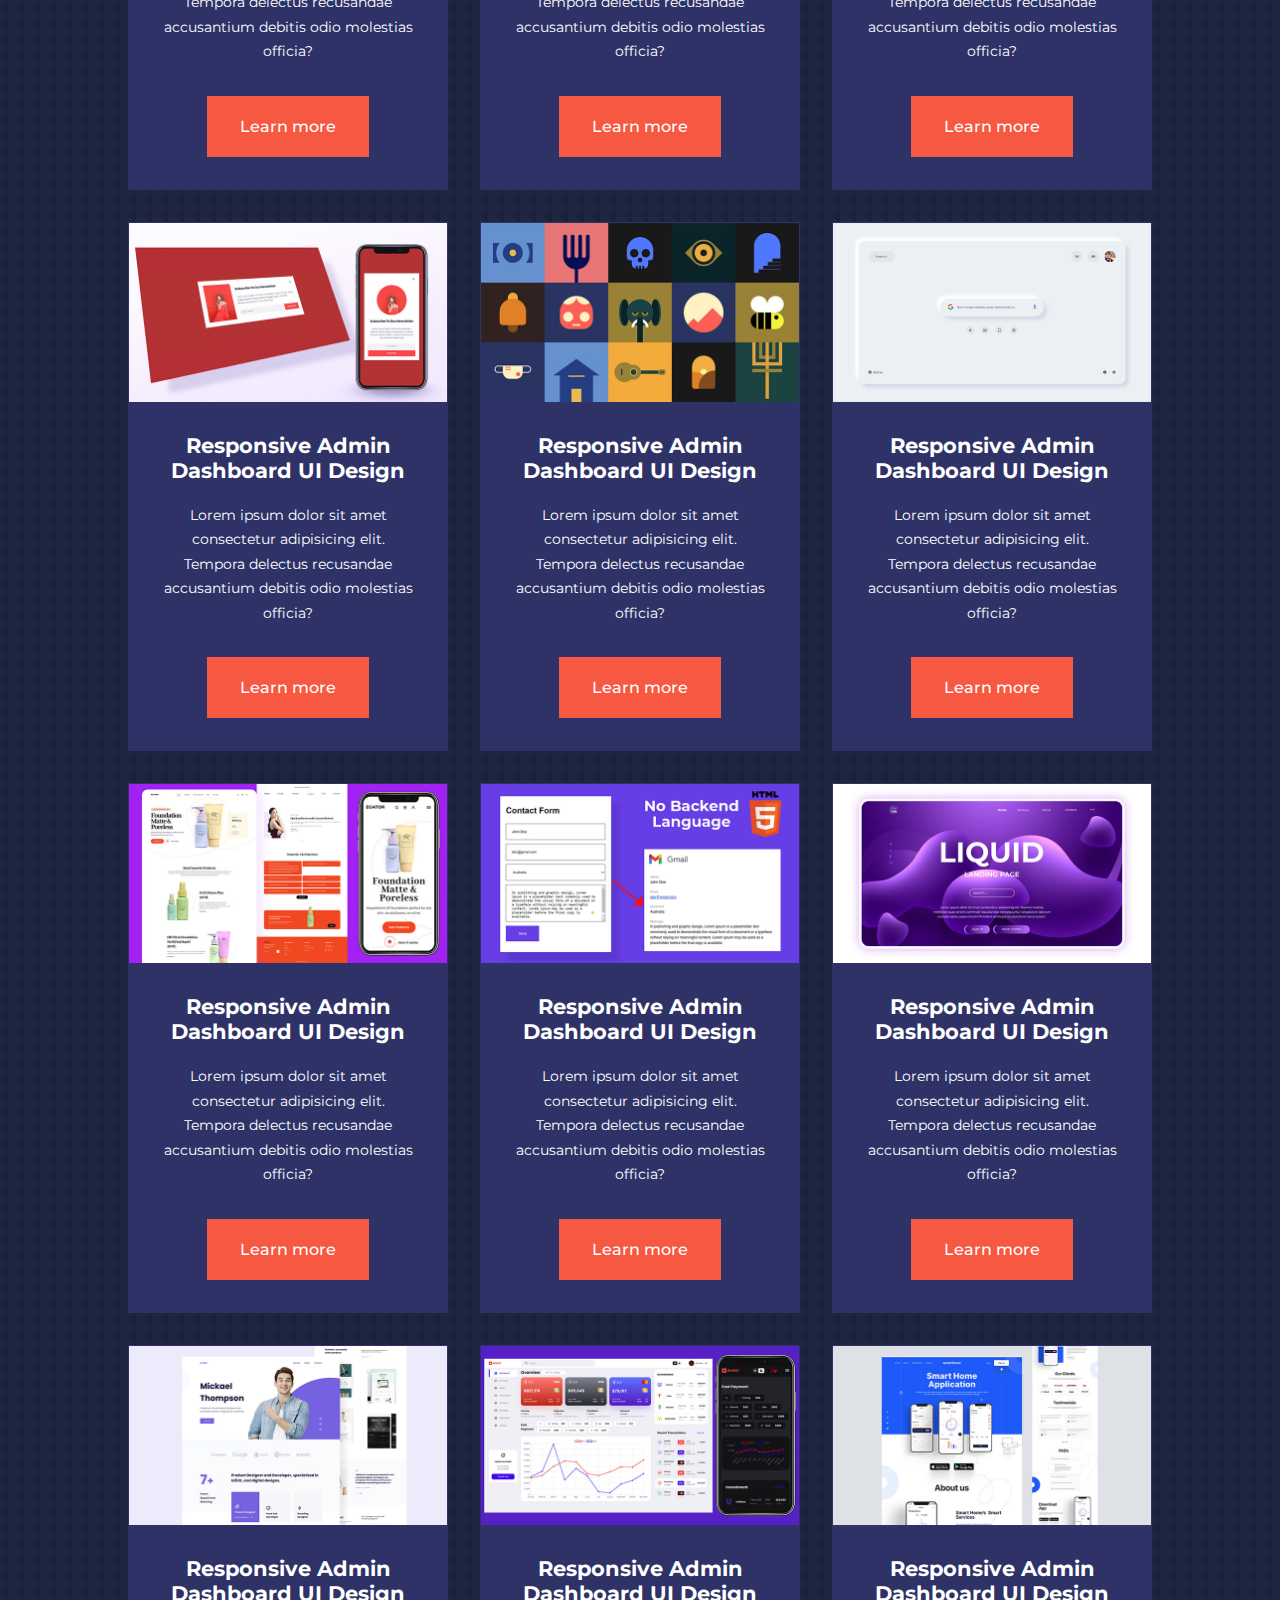
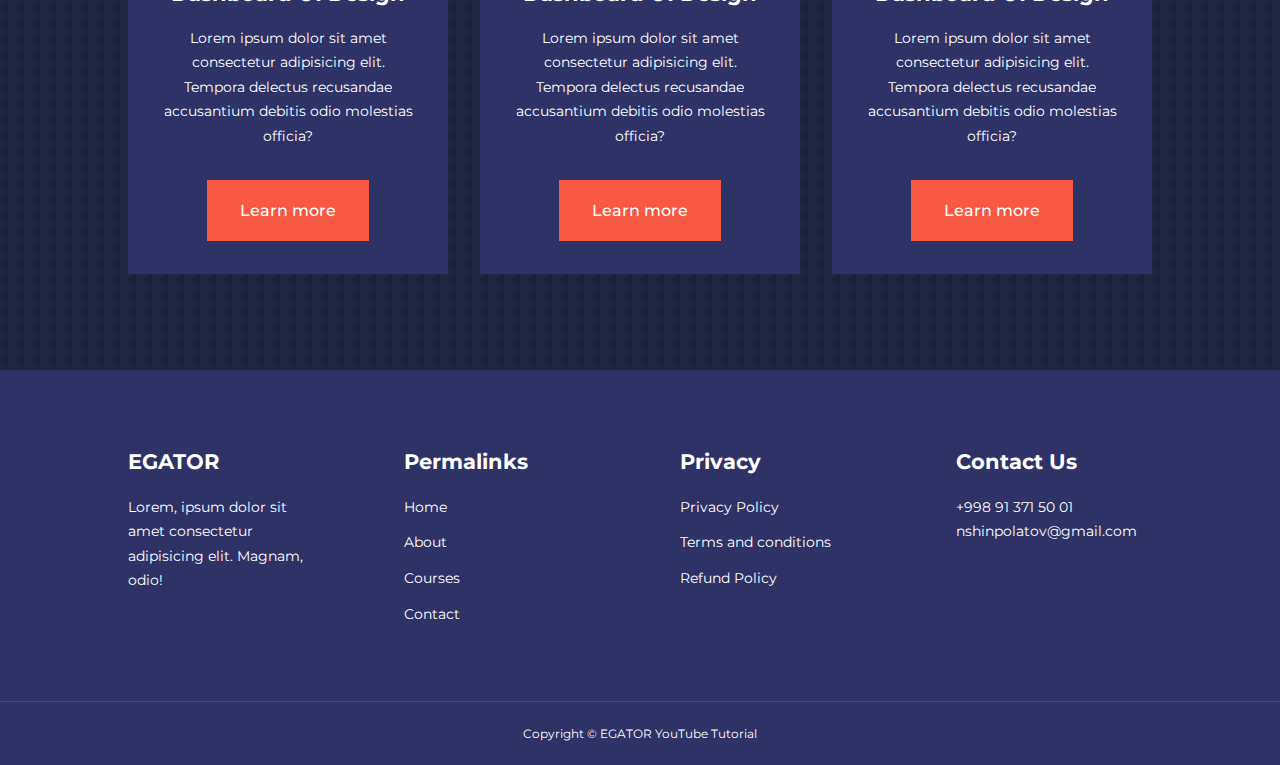
<file: courses.html>
<!-- 1:33:37 -->
<!-- https://youtu.be/--XrIa-iey0?t=5619 -->

<!DOCTYPE html>
<html lang="en">
<head>
    <meta charset="UTF-8">
    <meta http-equiv="X-UA-Compatible" content="IE=edge">
    <meta name="viewport" content="width=device-width, initial-scale=1.0">
    <title>School website</title>

    <link rel="stylesheet" href="css/style.css">
    
    <!-- icons  -->
    <link rel="stylesheet" href="https://unicons.iconscout.com/release/v4.0.0/css/line.css">

    <!-- Google fonts -->
    <link rel="preconnect" href="https://fonts.googleapis.com">
    <link rel="preconnect" href="https://fonts.gstatic.com" crossorigin>
    <link href="https://fonts.googleapis.com/css2?family=Montserrat:wght@300;400;500;600;700;800;900&display=swap" rel="stylesheet">

</head>
<body>

    <style>
        .courses {
            margin-top: 1rem;
        }
    </style>

    <!-- ============== navbar ============== -->
    <nav>
        <div class="container nav__container">
            <a href="index.html"><h4>EGATOR</h4></a>
            <ul class="nav__menu">
                <li><a href="index.html">Home</a></li>
                <li><a href="about.html">About</a></li>
                <li><a href="courses.html">Courses</a></li>
                <li><a href="contact.html">Contact</a></li>
            </ul>
            <button id="open-menu-btn"><i class="uil uil-bars"></i></button>
            <button id="close-menu-btn"><i class="uil uil-multiply"></i></button>
        </div>
    </nav>

    <!-- ============== courses ============== -->
    <section class="courses">
        <div class="container courses__container">


            <article class="course">
                <div class="course__image">
                    <img src="./images/course1.jpg" alt="">
                </div>
                <div class="course__info">
                    <h4>Responsive Social Media Webside UI design</h4>
                    <p>
                        Lorem ipsum dolor sit amet consectetur adipisicing elit. Tempora delectus recusandae accusantium debitis odio molestias officia?
                    </p>
                    <a href="course.html" class="btn btn-primary">Learn more</a>
                </div>
            </article>


            <article class="course">
                <div class="course__image">
                    <img src="./images/course2.jpg" alt="">
                </div>
                <div class="course__info">
                    <h4>Responsive SmartHome Website Design</h4>
                    <p>
                        Lorem ipsum dolor sit amet consectetur adipisicing elit. Tempora delectus recusandae accusantium debitis odio molestias officia?
                    </p>
                    <a href="course.html" class="btn btn-primary">Learn more</a>
                </div>
            </article>


            <article class="course">
                <div class="course__image">
                    <img src="./images/course3.jpg" alt="">
                </div>
                <div class="course__info">
                    <h4>Responsive Admin Dashboard UI Design</h4>
                    <p>
                        Lorem ipsum dolor sit amet consectetur adipisicing elit. Tempora delectus recusandae accusantium debitis odio molestias officia?
                    </p>
                    <a href="course.html" class="btn btn-primary">Learn more</a>
                </div>
            </article>

            
            <article class="course">
                <div class="course__image">
                    <img src="./images/course4.jpg" alt="">
                </div>
                <div class="course__info">
                    <h4>Responsive Admin Dashboard UI Design</h4>
                    <p>
                        Lorem ipsum dolor sit amet consectetur adipisicing elit. Tempora delectus recusandae accusantium debitis odio molestias officia?
                    </p>
                    <a href="course.html" class="btn btn-primary">Learn more</a>
                </div>
            </article>


            <article class="course">
                <div class="course__image">
                    <img src="./images/course5.jpg" alt="">
                </div>
                <div class="course__info">
                    <h4>Responsive Admin Dashboard UI Design</h4>
                    <p>
                        Lorem ipsum dolor sit amet consectetur adipisicing elit. Tempora delectus recusandae accusantium debitis odio molestias officia?
                    </p>
                    <a href="course.html" class="btn btn-primary">Learn more</a>
                </div>
            </article>


            <article class="course">
                <div class="course__image">
                    <img src="./images/course6.jpg" alt="">
                </div>
                <div class="course__info">
                    <h4>Responsive Admin Dashboard UI Design</h4>
                    <p>
                        Lorem ipsum dolor sit amet consectetur adipisicing elit. Tempora delectus recusandae accusantium debitis odio molestias officia?
                    </p>
                    <a href="course.html" class="btn btn-primary">Learn more</a>
                </div>
            </article>


            <article class="course">
                <div class="course__image">
                    <img src="./images/course7.jpg" alt="">
                </div>
                <div class="course__info">
                    <h4>Responsive Admin Dashboard UI Design</h4>
                    <p>
                        Lorem ipsum dolor sit amet consectetur adipisicing elit. Tempora delectus recusandae accusantium debitis odio molestias officia?
                    </p>
                    <a href="course.html" class="btn btn-primary">Learn more</a>
                </div>
            </article>


            <article class="course">
                <div class="course__image">
                    <img src="./images/course8.jpg" alt="">
                </div>
                <div class="course__info">
                    <h4>Responsive Admin Dashboard UI Design</h4>
                    <p>
                        Lorem ipsum dolor sit amet consectetur adipisicing elit. Tempora delectus recusandae accusantium debitis odio molestias officia?
                    </p>
                    <a href="course.html" class="btn btn-primary">Learn more</a>
                </div>
            </article>


            <article class="course">
                <div class="course__image">
                    <img src="./images/course9.jpg" alt="">
                </div>
                <div class="course__info">
                    <h4>Responsive Admin Dashboard UI Design</h4>
                    <p>
                        Lorem ipsum dolor sit amet consectetur adipisicing elit. Tempora delectus recusandae accusantium debitis odio molestias officia?
                    </p>
                    <a href="course.html" class="btn btn-primary">Learn more</a>
                </div>
            </article>


            <article class="course">
                <div class="course__image">
                    <img src="./images/course10.jpg" alt="">
                </div>
                <div class="course__info">
                    <h4>Responsive Admin Dashboard UI Design</h4>
                    <p>
                        Lorem ipsum dolor sit amet consectetur adipisicing elit. Tempora delectus recusandae accusantium debitis odio molestias officia?
                    </p>
                    <a href="course.html" class="btn btn-primary">Learn more</a>
                </div>
            </article>


            <article class="course">
                <div class="course__image">
                    <img src="./images/course11.jpg" alt="">
                </div>
                <div class="course__info">
                    <h4>Responsive Admin Dashboard UI Design</h4>
                    <p>
                        Lorem ipsum dolor sit amet consectetur adipisicing elit. Tempora delectus recusandae accusantium debitis odio molestias officia?
                    </p>
                    <a href="course.html" class="btn btn-primary">Learn more</a>
                </div>
            </article>


            <article class="course">
                <div class="course__image">
                    <img src="./images/course12.jpg" alt="">
                </div>
                <div class="course__info">
                    <h4>Responsive Admin Dashboard UI Design</h4>
                    <p>
                        Lorem ipsum dolor sit amet consectetur adipisicing elit. Tempora delectus recusandae accusantium debitis odio molestias officia?
                    </p>
                    <a href="course.html" class="btn btn-primary">Learn more</a>
                </div>
            </article>


            <article class="course">
                <div class="course__image">
                    <img src="./images/course13.jpg" alt="">
                </div>
                <div class="course__info">
                    <h4>Responsive Admin Dashboard UI Design</h4>
                    <p>
                        Lorem ipsum dolor sit amet consectetur adipisicing elit. Tempora delectus recusandae accusantium debitis odio molestias officia?
                    </p>
                    <a href="course.html" class="btn btn-primary">Learn more</a>
                </div>
            </article>


            <article class="course">
                <div class="course__image">
                    <img src="./images/course14.jpg" alt="">
                </div>
                <div class="course__info">
                    <h4>Responsive Admin Dashboard UI Design</h4>
                    <p>
                        Lorem ipsum dolor sit amet consectetur adipisicing elit. Tempora delectus recusandae accusantium debitis odio molestias officia?
                    </p>
                    <a href="course.html" class="btn btn-primary">Learn more</a>
                </div>
            </article>


            <article class="course">
                <div class="course__image">
                    <img src="./images/course15.jpg" alt="">
                </div>
                <div class="course__info">
                    <h4>Responsive Admin Dashboard UI Design</h4>
                    <p>
                        Lorem ipsum dolor sit amet consectetur adipisicing elit. Tempora delectus recusandae accusantium debitis odio molestias officia?
                    </p>
                    <a href="course.html" class="btn btn-primary">Learn more</a>
                </div>
            </article>


            <article class="course">
                <div class="course__image">
                    <img src="./images/course16.jpg" alt="">
                </div>
                <div class="course__info">
                    <h4>Responsive Admin Dashboard UI Design</h4>
                    <p>
                        Lorem ipsum dolor sit amet consectetur adipisicing elit. Tempora delectus recusandae accusantium debitis odio molestias officia?
                    </p>
                    <a href="course.html" class="btn btn-primary">Learn more</a>
                </div>
            </article>


            <article class="course">
                <div class="course__image">
                    <img src="./images/course17.jpg" alt="">
                </div>
                <div class="course__info">
                    <h4>Responsive Admin Dashboard UI Design</h4>
                    <p>
                        Lorem ipsum dolor sit amet consectetur adipisicing elit. Tempora delectus recusandae accusantium debitis odio molestias officia?
                    </p>
                    <a href="course.html" class="btn btn-primary">Learn more</a>
                </div>
            </article>


            <article class="course">
                <div class="course__image">
                    <img src="./images/course18.jpg" alt="">
                </div>
                <div class="course__info">
                    <h4>Responsive Admin Dashboard UI Design</h4>
                    <p>
                        Lorem ipsum dolor sit amet consectetur adipisicing elit. Tempora delectus recusandae accusantium debitis odio molestias officia?
                    </p>
                    <a href="course.html" class="btn btn-primary">Learn more</a>
                </div>
            </article>


        </div>
    </section>


<!-- ============== Footer ============== -->
    <footer>
        <div class="container footer__container">
            
            <div class="footer__1">
                <a href="index.html" class="footer__logo"><h4>EGATOR</h4></a>
                <p>
                    Lorem, ipsum dolor sit amet consectetur adipisicing elit. Magnam, odio!
                </p>
            </div>

            <div class="footer__2">
                <h4>Permalinks</h4>
                <ul class="permalinks">
                    <li><a href="index.html">Home</a></li>
                    <li><a href="about.html">About</a></li>
                    <li><a href="courses.html">Courses</a></li>
                    <li><a href="contact.html">Contact</a></li>
                </ul>
            </div>

            <div class="footer__3">
                <h4>Privacy</h4>
                <ul class="privacy">
                    <li><a href="#">Privacy Policy</a></li>
                    <li><a href="#">Terms and conditions</a></li>
                    <li><a href="#">Refund Policy</a></li>
                </ul>
            </div>

            <div class="footer__4">
                <h4>Contact Us</h4>
                <div>
                    <p>+998 91 371 50 01</p>
                    <p>nshinpolatov@gmail.com</p>
                </div>

                <ul class="footer__socials">
                    <li><a href="#"><i class="uil uil-facebook-f"></i></a></li>
                    <li><a href="#"><i class="uil uil-instagram"></i></a></li>
                    <li><a href="#"><i class="uil uil-twitter"></i></a></li>
                    <li><a href="#"><i class="uil uil-linkedin-alt"></i></a></li>
                </ul>
            </div>
        </div>
        <div class="footer__copyright">
            <small>Copyright &copy; EGATOR YouTube Tutorial</small>
        </div>
    </footer>



    <script src="./main.js"></script>
</body>
</html>
</file>
<file: css/style.css>
* {
    margin: 0;
    padding: 0;
    outline: 0;
    border: 0;
    box-sizing: border-box;
    text-decoration: none;
    list-style: none;
}

:root {
    --color-primary: #6c63ff;
    --color-success: #00bf8e;
    --color-warning: #f7c94b;
    --color-danger: #f75842;
    --color-danger-variant: rgba(247, 88, 66, 0.4);
    --color-white: #fff;
    --color-light: rgba(255, 255, 255, 0.7);
    --color-black: #000;
    --color-bg: #1f2641;
    --color-bg1: #2e3267;
    --color-bg2: #424890;

    --container-width-lg: 80%;
    --container-width-md: 90%;
    --container-width-sm: 94%;

    --transition: all 400ms ease;
}

body {
    font-family: 'Montserrat', sans-serif;
    line-height: 1.7;
    color: var(--color-white);
    background: url(./../images/bg-texture.png);
    background-color: var(--color-bg);
}

.container {
    width: var(--container-width-lg);
    margin: 0 auto;
}

section {
    padding: 6rem 0;
}

section h2 {
    text-align: center;
    margin-bottom: 4rem;
}

h1, h2, h3, h4, h5 {
    line-height: 1.2;
}

h1 {
    font-size: 2.4rem;
}
h2 {
    font-size: 2rem;
}
h3 {
    font-size: 1.6rem;
}
h4 {
    font-size: 1.3rem;
}

a {
    color: var(--color-white);
}

img {
    width: 100%;
    display: block;
    object-fit: cover;
}

.btn {
    display: inline-block;
    background: var(--color-white);
    color: var(--color-black);
    padding: 1rem 2rem;
    border: 1px solid transparent;
    font-weight: 500;
    transition: var(--transition);
}

.btn:hover {
    background: transparent;
    color: var(--color-white);
    border-color: var(--color-white);
}

.btn-primary {
    background: var(--color-danger);
    color: var(--color-white);
}

/* =========================== navbar ================================ */
nav {
    background: transparent;
    width: 100vw;
    height: 5rem;
    position: fixed;
    top: 0;
    z-index: 11;
    transition: var(--transition);
}

/* change navbar style on scroll using JS */
.window-scroll {
    background: var(--color-primary);
    box-shadow: 0 1rem 2rem rgba(0, 0, 0, 0.2);
}

.nav__container {
    height: 5rem;
    display: flex;
    justify-content: space-between;
    align-items: center;
}

nav button {
    display: none;
}

.nav__menu {
    display: flex;
    align-items: center;
    gap: 4rem;
}

.nav__menu a {
    font-size: 0.9 rem;
    transition: var(--transition);
}

.nav__menu a:hover {
    color: var(--color-danger);
}

/* =========================== header ================================ */
header {
    position: relative;
    top: 5rem;
    overflow: hidden;
    height: 70vh;
    margin-bottom: 5rem;
}

.header__container {
    display: grid;
    grid-template-columns: 1fr 1fr;
    align-items: center;
    gap: 5rem;
    height: 100%;
}

.header__left p {
    margin: 1rem 0 2.4rem;
}


/* =========================== Categories ================================ */
.categories {
    background: var(--color-bg1);
    height: 32rem;
}

.categories h1 {
    line-height: 1;
    margin-bottom: 3rem;
}

.categories__container {
    display: grid;
    grid-template-columns: 40% 60%;
}

.categories__left p {
    margin: 1rem 0 3rem;
}

.categories__left {
    margin-right: 4rem;
}

.categories__right {
    display: grid;
    grid-template-columns: repeat(3, 1fr);
    gap: 1.2rem;
}

.category {
    background: var(--color-bg2);
    padding: 2rem;
    border-radius: 2rem;
    transition: var(--transition);
}

.category:nth-child(2) .category__icon{
    background: var(--color-danger);
}
.category:nth-child(3) .category__icon{
    background: var(--color-success);
}
.category:nth-child(4) .category__icon{
    background: var(--color-warning);
}
.category:nth-child(5) .category__icon{
    background: var(--color-success);
}

.category:hover {
    box-shadow: 0 3rem 3rem rgba(0, 0, 0, 0.7);
    z-index: 1;
}

.category__icon {
    background: var(--color-primary);
    padding: 0.7rem;
    border-radius: 0.9rem;
}

.category h5 {
    margin: 2rem 0 1rem;
}

.category p {
    font-size: 0.85rem;
}


/* =========================== Courses ================================ */
.courses {
    margin-top: 10rem;
}

.courses__container {
    display: grid;
    grid-template-columns: repeat(3, 1fr);
    gap: 2rem;
}

.course {
    background: var(--color-bg1);
    text-align: center;
    border: 1px solid transparent;
}

.course:hover {
    background: transparent;
    border-color: var(--color-primary);
    transition: var(--transition);
}

.course__info {
    padding: 2rem;
}

.course__info p {
    margin: 1.2rem 0 2rem;
    font-size: 0.9rem;
}

/* =========================== Frequently Asked Questions ================================ */
.faqs {
    background: var(--color-bg1);
    box-shadow: inset 0 0 3rem rgba(0, 0, 0, 0.5);
}

.faqs__container {
    display: grid;
    grid-template-columns: 1fr 1fr;
    gap: 1rem;
}

.faq {
    padding: 2rem;
    display: flex;
    align-items: center;
    gap: 1.4rem;
    height: fit-content;
    background: var(--color-primary);
    cursor: pointer;
}

.faq h4 {
    font-size: 1rem;
    line-height: 2.2;
}

.faq__icon {
    align-self: flex-start;
    font-size: 1.2rem;
}

.faq p {
    margin-top: 0.8rem;
    display: none;
}

.faq.open p {
    display: block;
}




/* =========================== Frequently Asked Questions ================================ */
.testimonials__container {
    overflow-x: hidden;
    position: relative;
    margin: 5rem;
}

.testimonial {
    padding-top: 2rem;
}

.avatar {
    width: 6rem;
    height: 6rem;
    border-radius: 50%;
    overflow: hidden;
    margin: 0 auto 1rem;
    border: 1rem solid var(--color-bg1);
}

.testimonial__info {
    text-align: center;
}

.testimonial__body {
    background: var(--color-primary);
    padding: 2rem;
    margin-top: 3rem;
    position:relative;
    margin-bottom: 3rem;
}

.testimonial__body::before {
    content: "";
    display: block;
    background: linear-gradient(135deg, transparent, var(--color-primary), var(--color-primary));
    width: 3rem;
    height: 3rem;
    position: absolute;
    left:50%;
    top: -1.5rem;
    transform: rotate(45deg);
}



/* =========================== Frequently Asked Questions ================================ */
footer {
    background: var(--color-bg1);
    padding-top: 5rem;
    font-size: 0.9rem;
}

.footer__container {
    display: grid;
    grid-template-columns: repeat(4, 1fr);
    gap: 5rem;
}

.footer__container > div h4 {
    margin-bottom: 1.2rem;
}

.footer__1 p {
    margin: 0 0 2rem;
}

footer ul li {
    margin-bottom: 0.7rem;
}

footer ul li a:hover {
    text-decoration: underline;
}

.footer__socials {
    display: flex;
    gap: 1rem;
    font-size: 1.2rem;
    margin-top: 2rem;
}

.footer__copyright {
    text-align: center;
    margin-top: 4rem;
    padding: 1.2rem 0;
    border-top: 1px solid var(--color-bg2);
}


/* =============== MEDIA QUERIES (tablets) ======================= */

@media screen and (max-width: 1024px) {
    .container {
        width: var(--container-width-md);
    }

    h1 {
        font-size: 2rem;
    }
    h2 {
        font-size: 1.7rem;
    }
    h3 {
        font-size: 1.4rem;
    }
    h4 {
        font-size: 1.2rem;
    }    
    
    /* =========================== (navbar) ========================= */
    nav button {
        display: inline-block;
        background: transparent;
        font-size: 1.8rem;
        color: var(--color-white);
        cursor: pointer;
    }

    nav button#close-menu-btn {
        display: none;
    }

    .nav__menu {
        position: fixed;
        top: 5rem;
        right: 5%;
        height: fit-content;
        width: 18rem;
        flex-direction: column;
        gap: 0;
        display: none;
    }

    .nav__menu li {
        height: 5.8rem;
        width: 100%;
        animation: animateNavItems 400ms linear forwards;
        transform-origin: top right;
        opacity: 0;
    }

    .nav__menu li:nth-child(2) {
        animation-delay: 200ms;
    }
    .nav__menu li:nth-child(3) {
        animation-delay: 400ms;
    }
    .nav__menu li:nth-child(4) {
        animation-delay: 600ms;
    }

    @keyframes animateNavItems {
        0% {
            transform: rotateZ(-90deg) rotateX(90deg) scale(0.1);
        }
        100% {
            transform: rotateZ(0) rotateX(0) scale(1);
            opacity: 1;
        }
    }

    .nav__menu li a {
        background: var(--color-primary);
        box-shadow: -4rem 6rem 10rem rgba(0, 0, 0, 0.6);
        width: 100%;
        height: 100%;
        display: grid;
        place-items: center;
    }

    .nav__menu li a:hover {
        background: var(--color-bg2);
        color: var(--color-white);
    }

    /* =========================== (Header) ========================= */
    header {
        height: 60vh;
        margin-bottom: 4rem;
    }
    
    .header__container {
        gap: 0;
        padding-bottom: 3rem;
    }
    
    /* =========================== (Categories) ========================= */
    .categories {
        height: fit-content;
    }

    .categories__container {
        grid-template-columns: 1fr;
        gap: 3rem;
    }

    .categories__left {
        margin-right: 0;
    }

    
    /* =========================== (Popular Courses) ========================= */
    .courses {
        margin-top: 0;
    }

    .courses__container {
        grid-template-columns: 1fr 1fr;
    }
    
    /* =========================== ( FAQs) ========================= */
    .faqs__container {
        grid-template-columns: 1fr;
    }

    .faq {
        padding: 1.5rem;
    }


    /* =========================== ( FAQs) ========================= */
    .footer__container {
        grid-template-columns: 1fr 1fr;
    }
}


/* ======================= Media Queries (MOBILE) =================== */
@media screen and (max-width: 600px) {
    .container {
        width: var(--container-width-sm);
    }

    /*================ (navbar) ===================== */
    .nav__menu {
        right: 3%;
    }
    
    /*================ (header) ===================== */
    header {
        height: 100vh;
    }

    .header__container {
        grid-template-columns: 1fr;
        text-align: center;
        margin-top: 0;
    }  

    .header__left p {
        margin-bottom: 1.3rem;
    }

    /*================ (categories) ===================== */
    .categories__right {
        gap: 0.7rem;
        grid-template-columns: 1fr 1fr;
    }

    .category {
        padding: 1rem;
        border-radius: 1rem;
    }

    .category__icon {
        margin-top: 4px;
        display: inline-block;
    }

    /*================ (header) ===================== */
    .courses__container {
        grid-template-columns: 1fr;
    }

    /*================ (testimonials) ===================== */
    .testimonial__body {
        padding: 1.2rem;
    }


    /*================ (footer) ===================== */
    .footer__container {
        grid-template-columns: 1fr;
        text-align: center;
        gap: 2rem;
    }

    .footer__1 p {
        margin: 1rem auto;
    }

    .footer__socials {
        justify-content: center;
    }


}
</file>
<file: css/about.css>
:root {
    --color-primary: #6c63ff;
    --color-success: #00bf8e;
    --color-warning: #f7c94b;
    --color-danger: #f75842;
    --color-danger-variant: rgba(247, 88, 66, 0.4);
    --color-white: #fff;
    --color-light: rgba(255, 255, 255, 0.7);
    --color-black: #000;
    --color-bg: #1f2641;
    --color-bg1: #2e3267;
    --color-bg2: #424890;

    --container-width-lg: 80%;
    --container-width-md: 90%;
    --container-width-sm: 94%;

    --transition: all 400ms ease;
}


/* ================= Achievements ==================== */
.about__achievements {
    margin-top: 3rem;
}

.about__achievements-container {
    display: grid;
    grid-template-columns: 40% 60%;
    gap: 5rem;
}

.about__achievements-right > p {
    margin: 1.6rem 0 2.5rem;
}

.achievements__cards {
    display: grid;
    grid-template-columns: repeat(3, 1fr);
    gap: 1.5rem;
}

.achievement__card {
    background: var(--color-bg1);
    padding: 1.6rem;
    border-radius: 1rem;
    text-align: center;
    transition: var(--transition);
}

.achievement__card:hover {
    background: var(--color-bg2);
    box-shadow: 0 3rem 3rem rgba(0, 0, 0, 0.3);
}


.achievement__icon {
    background: var(--color-danger);
    padding: 0.6rem 1.2rem;
    border-radius: 1rem;
    display: inline-block;
    margin-bottom: 2rem;
    font-size: 2rem;
}

.achievement__card:nth-child(2) .achievement__icon {
    background: var(--color-success);
}
.achievement__card:nth-child(3) .achievement__icon {
    background: var(--color-primary);
}

.achievement__card p {
    margin-top: 1rem;
}




/* ================= Team ==================== */
.team {
    background: var(--color-bg1);
    box-shadow: inset 0 0 3rem rgba(0, 0, 0, 0.5);
}

.team__container {
    display: grid;
    grid-template-columns: repeat(4, 1fr);
    gap: 2rem;
}

.team__member {
    background: var(--color-bg2);
    padding: 2rem;
    border: 1px solid transparent;
    transition: var(--transition);
    position: relative;
    overflow: hidden;
}

.team__member:hover {
    background: transparent;
    border-color: var(--color-primary);
}

.team__member-image img {
    filter: saturate(0);
}

.team__member:hover img {
    filter: saturate(1);
}

.team__member-info * {
    text-align: center;
    margin-top: 1.4rem;
}

.team__member-info p {
    color: var(--color-light);
}

.team__member-socials {
    position: absolute;
    top: 50%;
    right: -100%;
    display: flex;
    flex-direction: column;
    background: var(--color-primary);
    border-radius: 1rem 0 0 1rem;
    transform: translateY(-50%);
    box-shadow: -2rem 0 2rem rgba(0, 0, 0, 0.3);
    transition: var(--transition);
}

.team__member-socials a {
    padding: 1rem;
}

.team__member:hover .team__member-socials {
    right: 0;
}


/* ================= Media Queries (Tablet) ==================== */
@media screen and (max-width: 1024px) {
    .about__achievements {
        margin-top: 2rem;
    }

    .about__achievements-container {
        grid-template-columns: 1fr;
        gap: 4rem;
    }

    .about__achievements-left {
        width: 80%;
        margin: 0 auto;
    }

    .team__container {
        grid-template-columns: repeat(3, 1fr);
        gap: 1.5rem;
    }

    .team__member {
        padding: 1rem;
    }
}

/* ================= Media Queries (mobile) ==================== */
@media screen and (max-width: 600px) {
    .achievements__cards {
        grid-template-columns: 1fr 1fr;
        gap: 0.7rem;
    }

    .team__container {
        grid-template-columns: 1fr 1fr;
        gap: 0.7rem;
    }

    .team__member {
        padding: 0;
    }

    .team__member p {
        margin-bottom: 1.5rem;
    }
}
</file>
<file: css/contact.css>
:root {
    --color-primary: #6c63ff;
    --color-success: #00bf8e;
    --color-warning: #f7c94b;
    --color-danger: #f75842;
    --color-danger-variant: rgba(247, 88, 66, 0.4);
    --color-white: #fff;
    --color-light: rgba(255, 255, 255, 0.7);
    --color-black: #000;
    --color-bg: #1f2641;
    --color-bg1: #2e3267;
    --color-bg2: #424890;

    --container-width-lg: 80%;
    --container-width-md: 90%;
    --container-width-sm: 94%;

    --transition: all 400ms ease;
}

.contact__container {
    background: var(--color-bg1);
    padding: 4rem;
    display: grid;
    grid-template-columns: 40% 60%;
    gap: 4rem;
    height: 30rem;
    margin: 7rem auto;
    border-radius: 1rem;
}

/* ====================== aside ========================= */
.contact__aside {
    background: var(--color-primary);
    padding: 3rem;
    border-radius: 1rem;
    position: relative;
    bottom: 10rem;
}

.aside__image {
    width: 12rem;
    margin-bottom: 2rem;
}

.contact__aside h2 {
    text-align: center;
    margin-bottom: 1rem;
}

.contact__aside p {
    font-size: 0.9rem;
    margin-bottom: 2rem;
}

.contact__details li {
    display: flex;
    gap: 1rem;
    align-items: center;
    margin-bottom: 1rem;
}

.contact__socials {
    display: flex;
    gap: 0.8rem;
    margin-top: 3rem;
}

.contact__socials a {
    background: var(--color-bg2);
    padding: 0.5rem;
    border-radius: 50%;
    font-size: 0.9rem;
    transition: var(--transition);
}

.contact__socials a:hover {
    background: transparent;
}




/* ====================== form ========================= */
.contact__form {
    display: flex;
    flex-direction: column;
    gap: 1.2rem;
    margin-right: 4rem;
}

.form__name {
    display: flex;
    gap: 1.2rem;
}

.contact__form input[type="text"] {
    width: 50%;
}

.contact__form input, textarea {
    width: 100%;
    padding: 1rem;
    background: var(--color-bg);
    color: var(--color-white);
}

.contact__form .btn {
    width: max-content;
    margin-top: 1rem;
    cursor: pointer;
}

.link__style {
    width: max-content;
    background: transparent;
    color: var(--color-white);
    text-decoration: underline;
    cursor: pointer;
}


/* ====================== Media Queries (Tablets) ========================= */
@media screen and (max-width: 1024px) {
    .contact {
        /* padding-bottom: 0; */
    }

    .contact__container {
        gap: 1.5rem;
        margin-top: 3rem;
        height: auto;
        padding: 1.5rem;
    }

    .contact__aside {
        width: auto;
        padding: 1.5rem;
        bottom: 0;
    }

    .contact__form {
        align-self: center;
        margin-right: 1.5rem;
    }
}

/* ====================== Media Queries (phones) ========================= */
@media screen and (max-width: 600px) {
    .contact__container {
        grid-template-columns: 1fr;
        gap: 3rem;
        margin-top: 0;
        padding: 0;
    }

    .contact__form {
        margin: 0 1.5rem 3rem;
    }

    .form__name {
        flex-direction: column;
    }

    .form__name input[type="text"] {
        width: 100%;
    }
}
</file>
